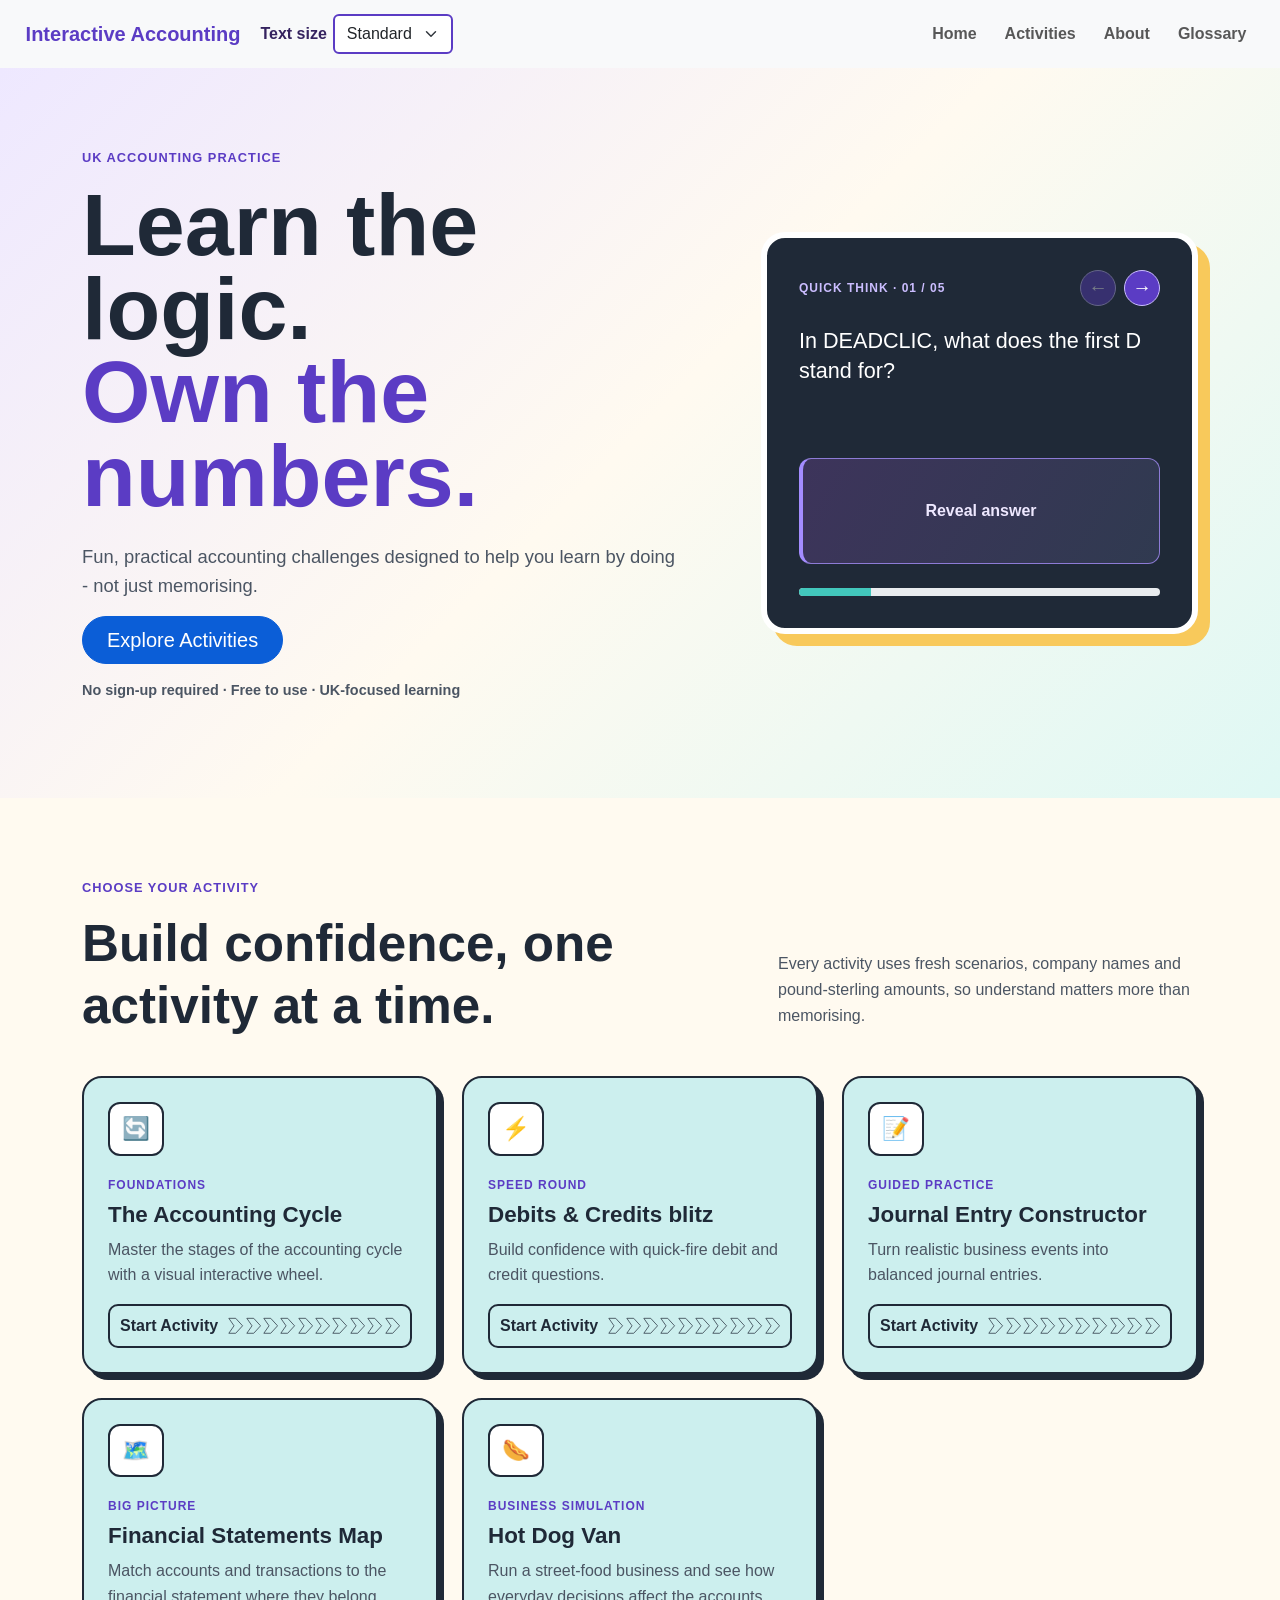
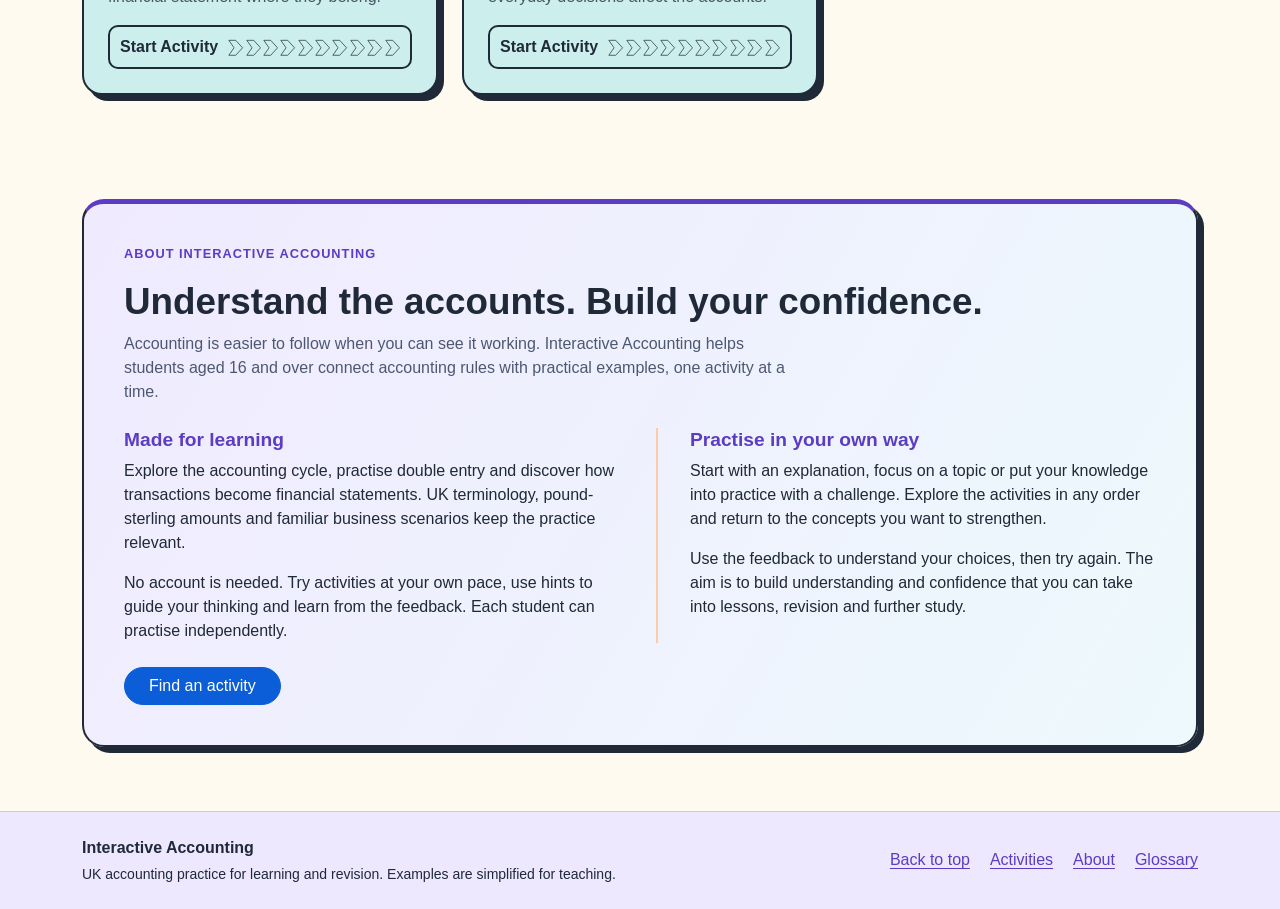
<file: index.html>
<!doctype html>
<html lang="en-GB">
  <head>
    <meta charset="UTF-8" />
    <meta name="viewport" content="width=device-width, initial-scale=1.0" />

    <title>Interactive Accounting</title>
    <link rel="icon" type="image/svg+xml" href="assets/images/favicon.svg" />

    <!-- Bootstrap CSS -->
    <link
      href="https://cdn.jsdelivr.net/npm/bootstrap@5.3.8/dist/css/bootstrap.min.css"
      rel="stylesheet"
    />

    <!-- Custom CSS -->
    <link rel="stylesheet" href="css/styles.css" />
    <script src="js/accessibility.js"></script>
  </head>

  <body class="site-page">
    <header>
      <nav class="navbar navbar-expand-md navbar-light bg-light">
        <div class="container">
          <a class="navbar-brand fw-bold" href="index.html">
            Interactive Accounting
          </a>

          <button
            class="navbar-toggler"
            type="button"
            data-bs-toggle="collapse"
            data-bs-target="#mainNavigation"
            aria-controls="mainNavigation"
            aria-expanded="false"
            aria-label="Open navigation"
          >
            <span class="navbar-toggler-icon"></span>
          </button>

          <div class="collapse navbar-collapse" id="mainNavigation">
            <ul class="navbar-nav ms-auto">
              <li class="nav-item">
                <a class="nav-link" href="index.html">Home</a>
              </li>
              <li class="nav-item">
                <a class="nav-link" href="#activities">Activities</a>
              </li>
              <li class="nav-item">
                <a class="nav-link" href="#about">About</a>
              </li>
              <li class="nav-item">
                <a class="nav-link" href="glossary.html">Glossary</a>
              </li>
            </ul>
          </div>
        </div>
      </nav>
    </header>

    <main id="home">
      <section class="hero-section">
        <div class="container">
          <div class="row align-items-center g-5">
            <div class="col-lg-7">
              <p class="hero-eyebrow">UK ACCOUNTING PRACTICE</p>

              <h1>
                Learn the logic.<br />
                <span>Own the numbers.</span>
              </h1>

              <p class="hero-text">
                Fun, practical accounting challenges designed to help you learn
                by doing - not just memorising.
              </p>

              <a
                class="btn btn-primary btn-lg rounded-pill px-4"
                href="#activities"
              >
                Explore Activities
              </a>

              <p class="hero-note">
                No sign-up required · Free to use · UK-focused learning
              </p>
            </div>

            <div class="col-lg-5">
              <div class="question-preview">
                <div class="quick-think-toolbar">
                  <p id="quick-think-position" class="preview-label mb-0">
                    QUICK THINK · 01 / 05
                  </p>
                  <div class="d-flex gap-2">
                    <button
                      id="quick-think-previous"
                      class="quick-think-arrow"
                      type="button"
                      aria-label="Previous question"
                    >
                      ←
                    </button>
                    <button
                      id="quick-think-next"
                      class="quick-think-arrow"
                      type="button"
                      aria-label="Next question"
                    >
                      →
                    </button>
                  </div>
                </div>

                <h2 id="quick-think-question" tabindex="-1"></h2>

                <div class="preview-answer quick-think-answer">
                  <button
                    id="quick-think-reveal"
                    class="quick-think-reveal"
                    type="button"
                    aria-controls="quick-think-answer"
                  >
                    Reveal answer
                  </button>
                  <span id="quick-think-answer" role="status" hidden></span>
                </div>

                <div
                  class="progress"
                  id="quick-think-progress"
                  role="progressbar"
                  aria-label="Quick Think question position"
                  aria-valuemin="0"
                  aria-valuemax="5"
                  aria-valuenow="1"
                >
                  <div class="progress-bar" style="width: 20%"></div>
                </div>
              </div>
            </div>
          </div>
        </div>
      </section>

      <section class="activities-section" id="activities">
        <div class="container">
          <div class="section-heading">
            <div>
              <p class="hero-eyebrow">CHOOSE YOUR ACTIVITY</p>
              <h2>Build confidence, one activity at a time.</h2>
            </div>

            <p>
              Every activity uses fresh scenarios, company names and
              pound-sterling amounts, so understand matters more than
              memorising.
            </p>
          </div>

          <div class="row g-4">
            <div class="col-md-6 col-xl-4">
              <article class="activity-card cycle-card">
                <span class="activity-icon">🔄</span>
                <p class="activity-type">FOUNDATIONS</p>
                <h3>The Accounting Cycle</h3>
                <p>
                  Master the stages of the accounting cycle with a visual
                  interactive wheel.
                </p>
                <a
                  class="activity-link"
                  href="activities/accounting-cycle.html"
                >
                  Start Activity
                </a>
              </article>
            </div>

            <div class="col-md-6 col-xl-4">
              <article class="activity-card cycle-card">
                <span class="activity-icon">⚡</span>
                <p class="activity-type">SPEED ROUND</p>
                <h3>Debits &amp; Credits blitz</h3>
                <p>
                  Build confidence with quick-fire debit and credit questions.
                </p>
                <a class="activity-link" href="activities/debits-credits.html"
                  >Start Activity</a
                >
              </article>
            </div>

            <div class="col-md-6 col-xl-4">
              <article class="activity-card cycle-card">
                <span class="activity-icon">📝</span>
                <p class="activity-type">GUIDED PRACTICE</p>
                <h3>Journal Entry Constructor</h3>
                <p>
                  Turn realistic business events into balanced journal entries.
                </p>
                <a class="activity-link" href="activities/journal-entry.html"
                  >Start Activity</a
                >
              </article>
            </div>

            <div class="col-md-6 col-xl-4">
              <article class="activity-card cycle-card">
                <span class="activity-icon">🗺️</span>
                <p class="activity-type">BIG PICTURE</p>
                <h3>Financial Statements Map</h3>
                <p>
                  Match accounts and transactions to the financial statement
                  where they belong.
                </p>
                <a
                  class="activity-link"
                  href="activities/financial-statements.html"
                  >Start Activity</a
                >
              </article>
            </div>

            <div class="col-md-6 col-xl-4">
              <article class="activity-card cycle-card">
                <span class="activity-icon">🌭</span>
                <p class="activity-type">BUSINESS SIMULATION</p>
                <h3>Hot Dog Van</h3>
                <p>
                  Run a street-food business and see how everyday decisions
                  affect the accounts.
                </p>
                <a class="activity-link" href="activities/hot-dog-van.html"
                  >Start Activity</a
                >
              </article>
            </div>
          </div>
        </div>
      </section>
      <section class="about-section" id="about" aria-labelledby="about-title">
        <div class="container">
          <div class="about-panel">
            <p class="hero-eyebrow">ABOUT INTERACTIVE ACCOUNTING</p>
            <h2 id="about-title">Understand the accounts. Build your confidence.</h2>
            <p class="about-intro">
              Accounting is easier to follow when you can see it working.
              Interactive Accounting helps students aged 16 and over connect
              accounting rules with practical examples, one activity at a time.
            </p>
            <div class="about-details">
              <div>
                <h3>Made for learning</h3>
                <p>
                  Explore the accounting cycle, practise double entry and discover
                  how transactions become financial statements. UK terminology,
                  pound-sterling amounts and familiar business scenarios keep
                  the practice relevant.
                </p>
                <p>
                  No account is needed. Try activities at your own pace, use
                  hints to guide your thinking and learn from the feedback.
                  Each student can practise independently.
                </p>
              </div>
              <div>
                <h3>Practise in your own way</h3>
                <p>
                  Start with an explanation, focus on a topic or put your
                  knowledge into practice with a challenge. Explore the
                  activities in any order and return to the concepts you
                  want to strengthen.
                </p>
                <p>
                  Use the feedback to understand your choices, then try again.
                  The aim is to build understanding and confidence that you
                  can take into lessons, revision and further study.
                </p>
              </div>
            </div>
            <a class="btn btn-primary rounded-pill px-4" href="#activities">Find an activity</a>
          </div>
        </div>
      </section>
    </main>

    <footer class="site-footer">
      <div class="container site-footer-content">
        <div>
          <p class="fw-bold mb-1">Interactive Accounting</p>
          <p class="small mb-0">UK accounting practice for learning and revision. Examples are simplified for teaching.</p>
        </div>
        <nav aria-label="Footer navigation">
          <a href="#home">Back to top</a>
          <a href="#activities">Activities</a>
          <a href="#about">About</a>
          <a href="glossary.html">Glossary</a>
        </nav>
      </div>
    </footer>

    <!-- Bootstrap JavaScript -->
    <script src="https://cdn.jsdelivr.net/npm/bootstrap@5.3.8/dist/js/bootstrap.bundle.min.js"></script>

    <!-- Custom JavaScript -->
    <script src="js/app.js"></script>
  </body>
</html>
</file>
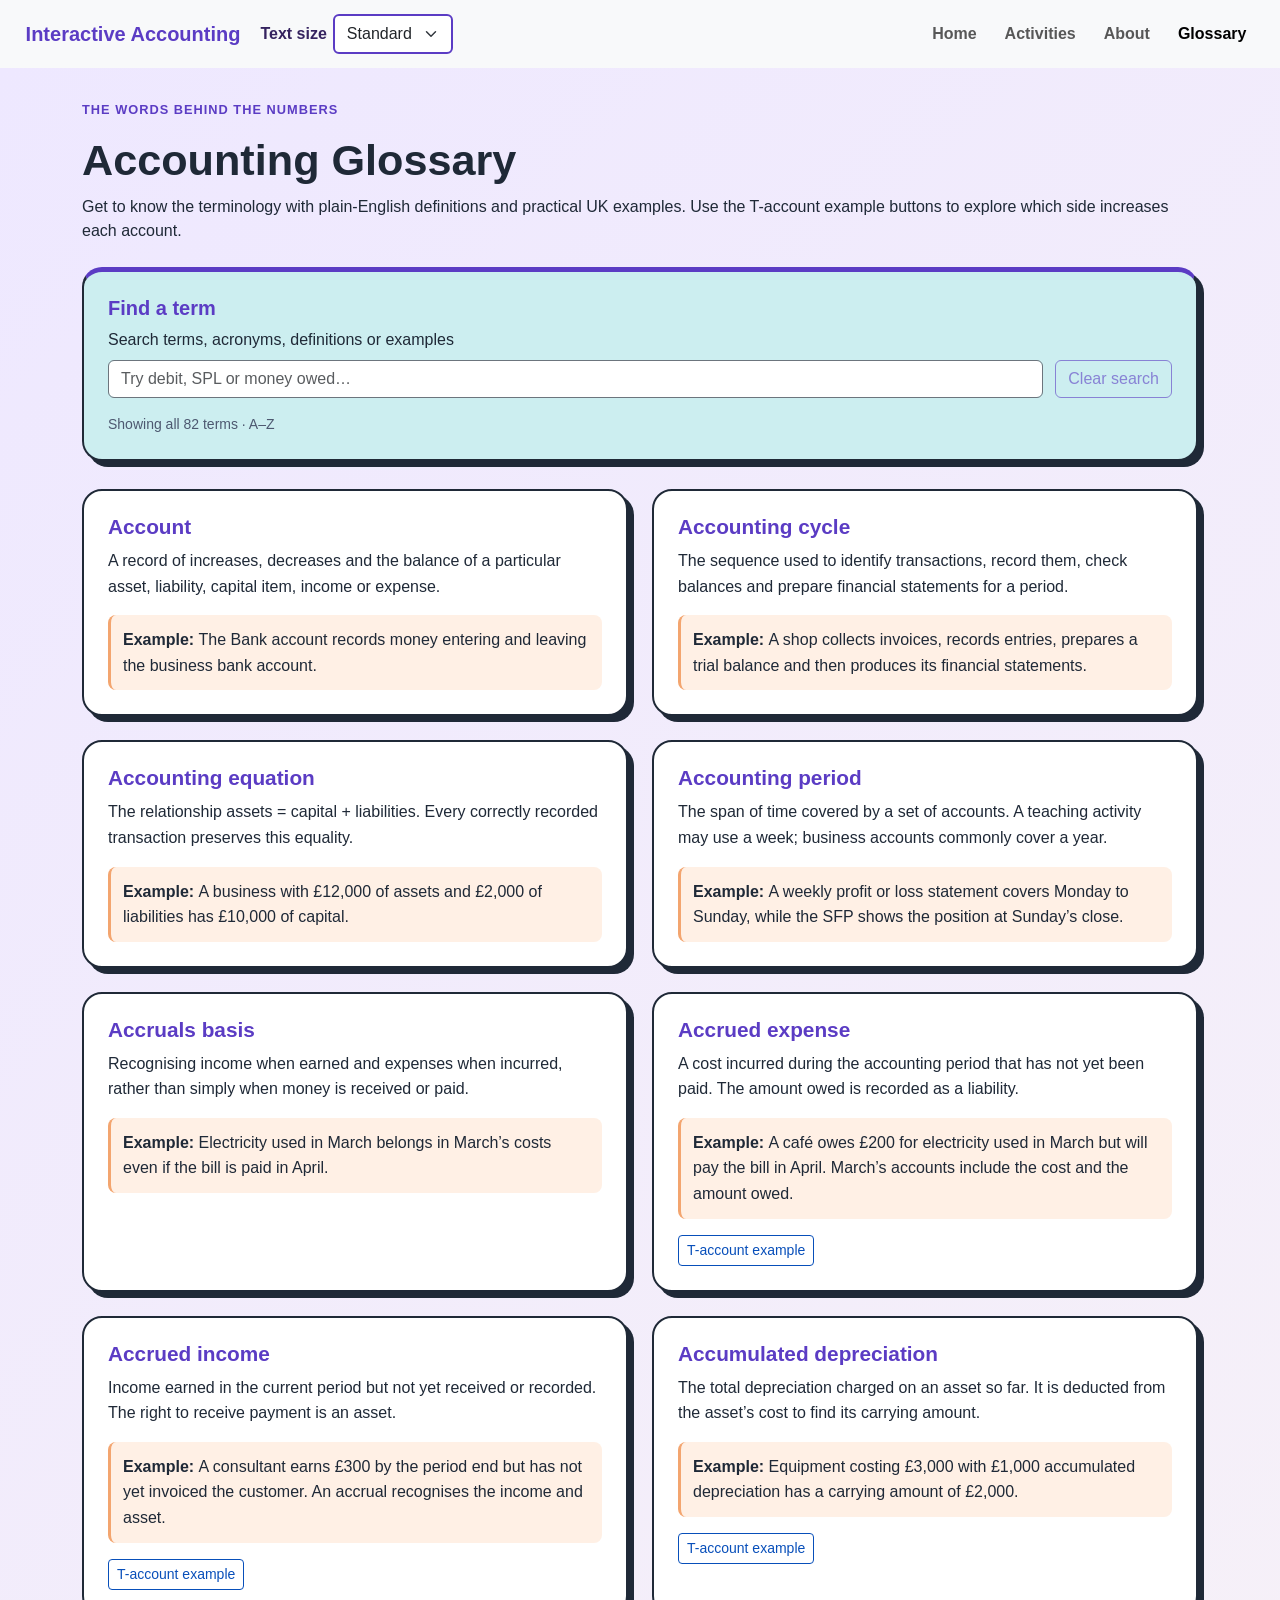
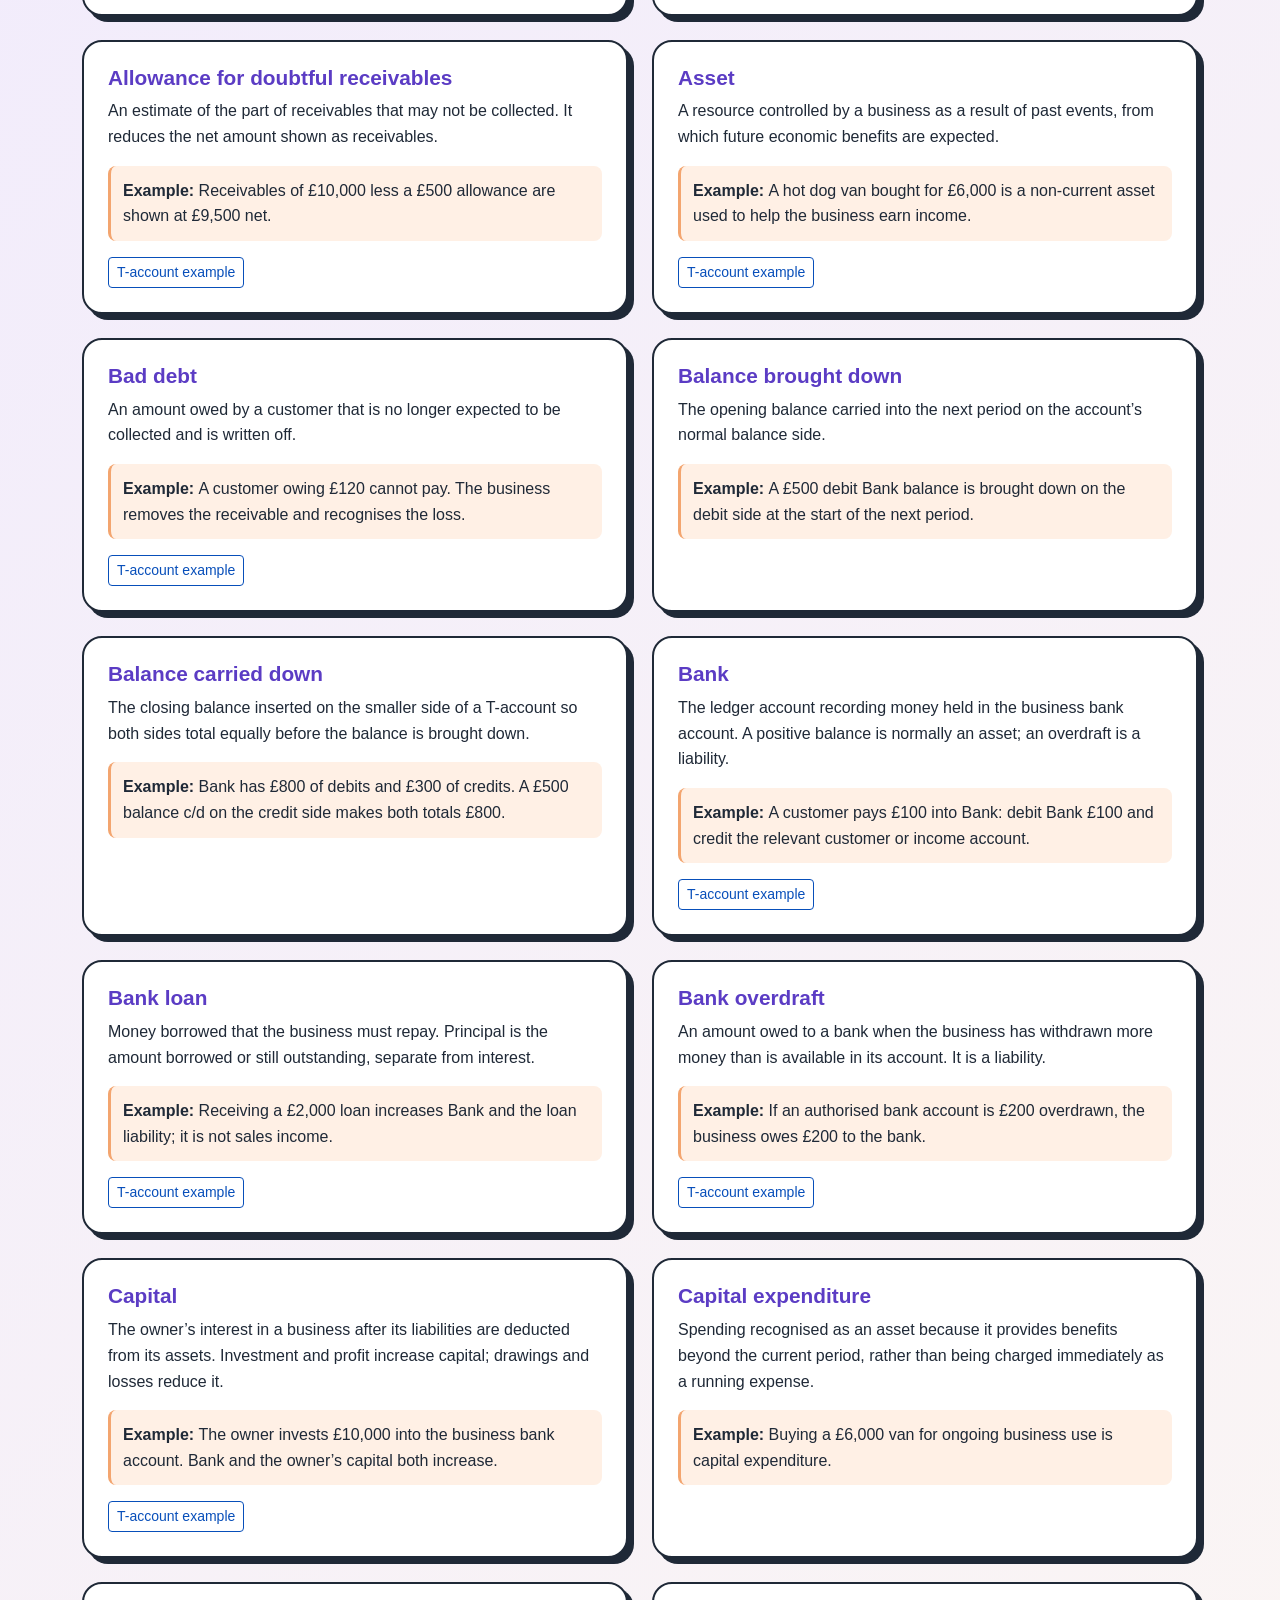
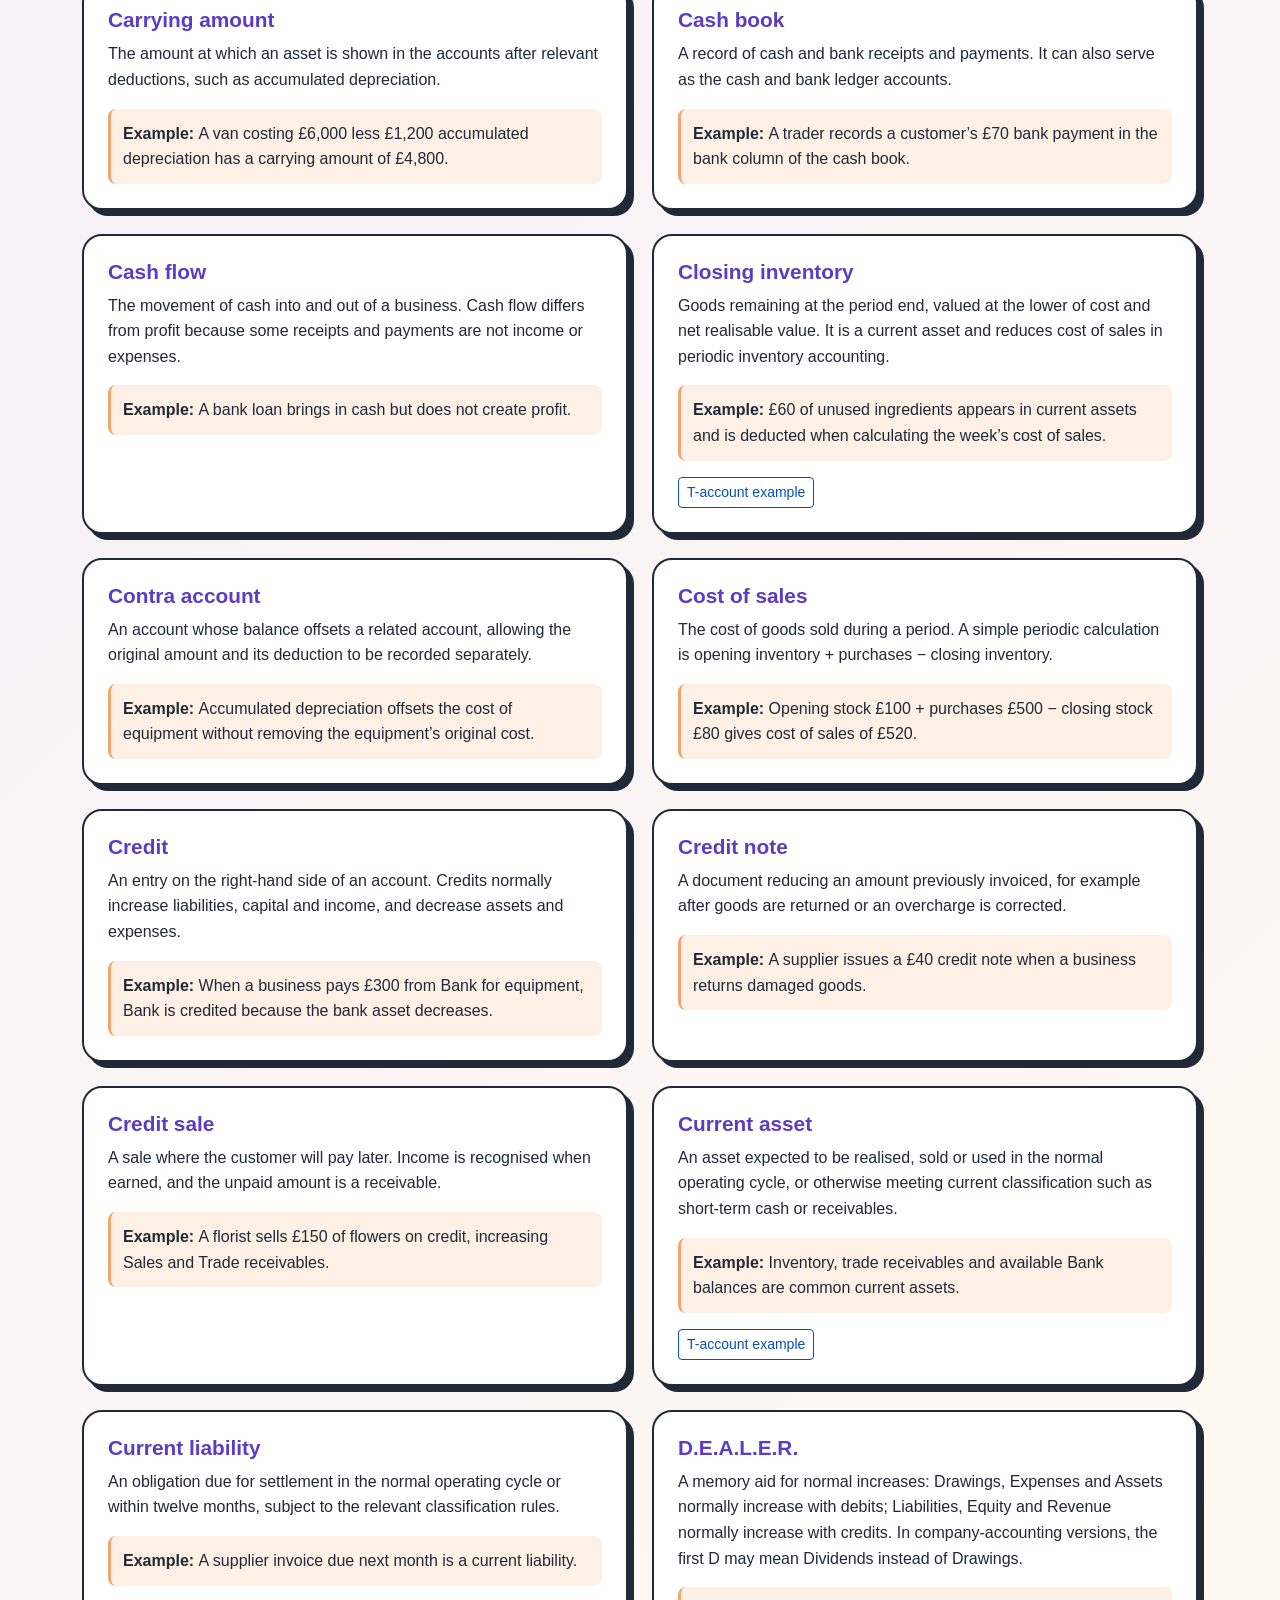
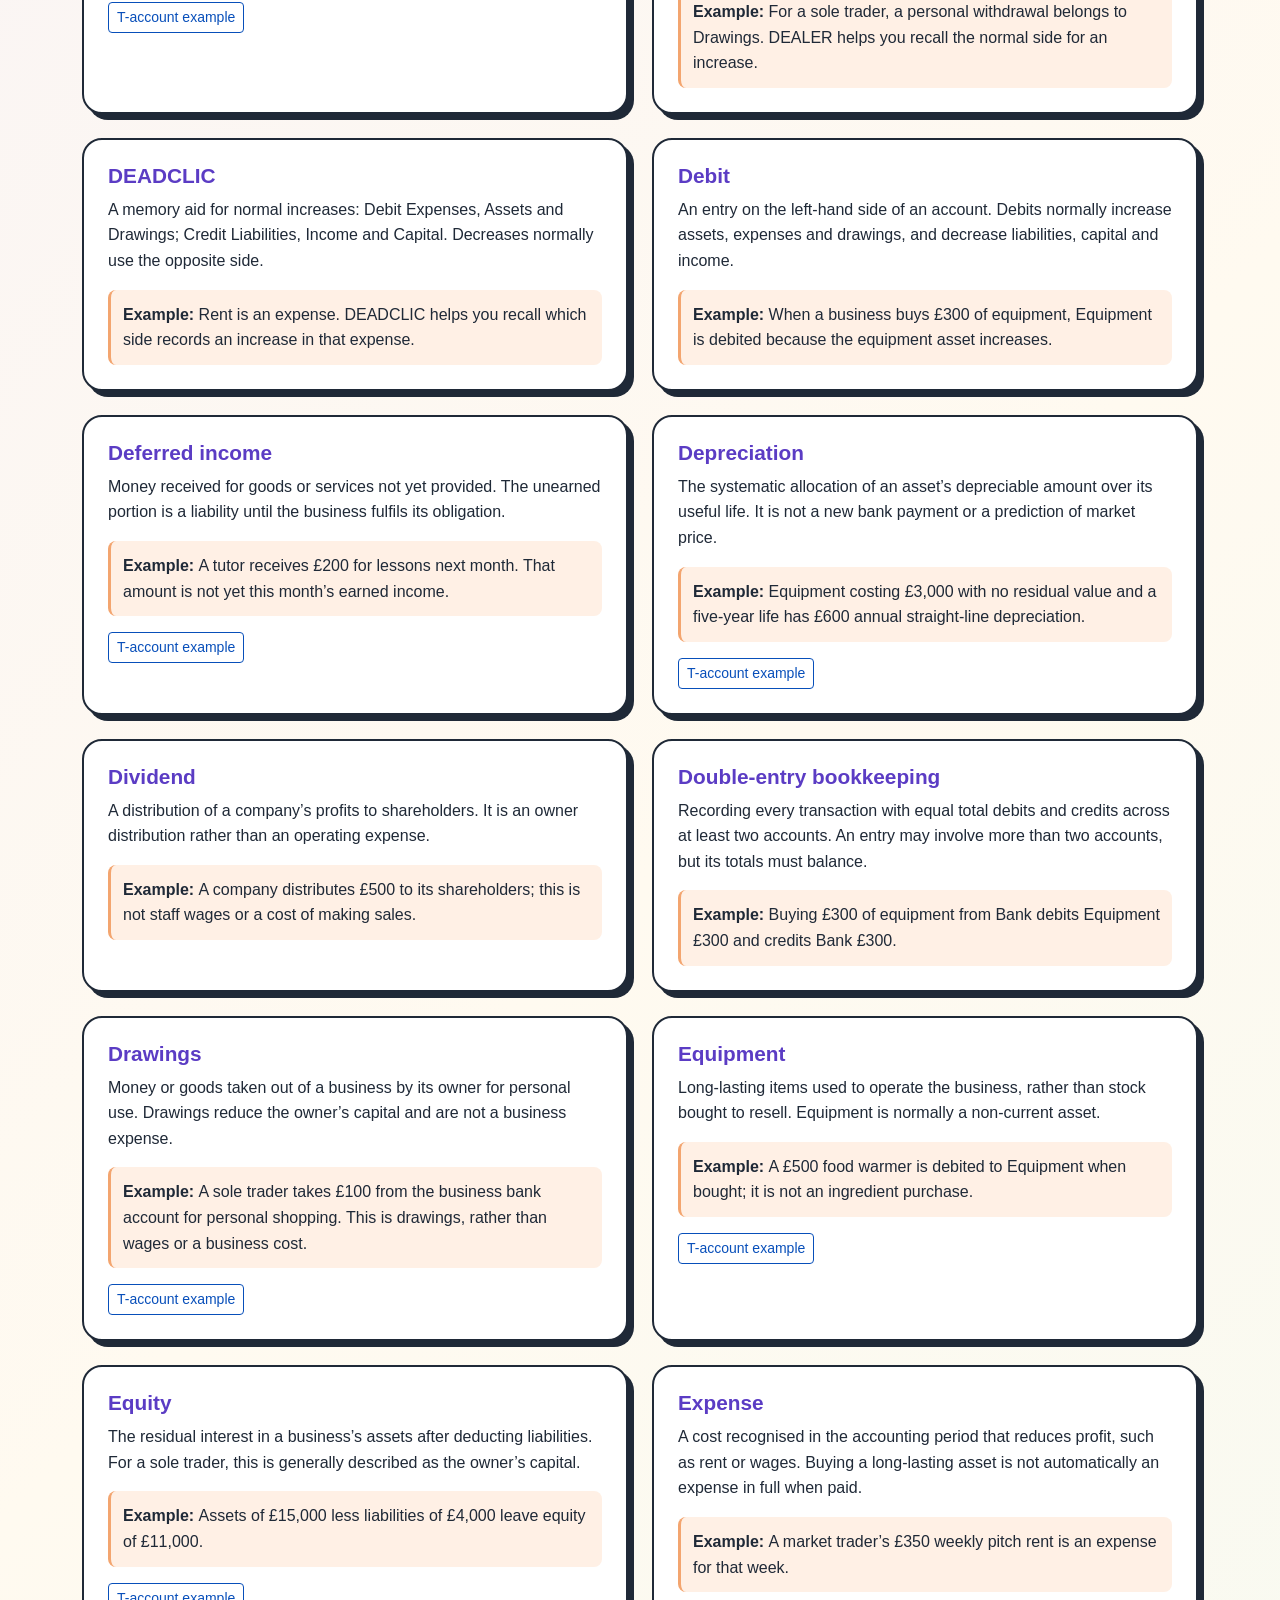
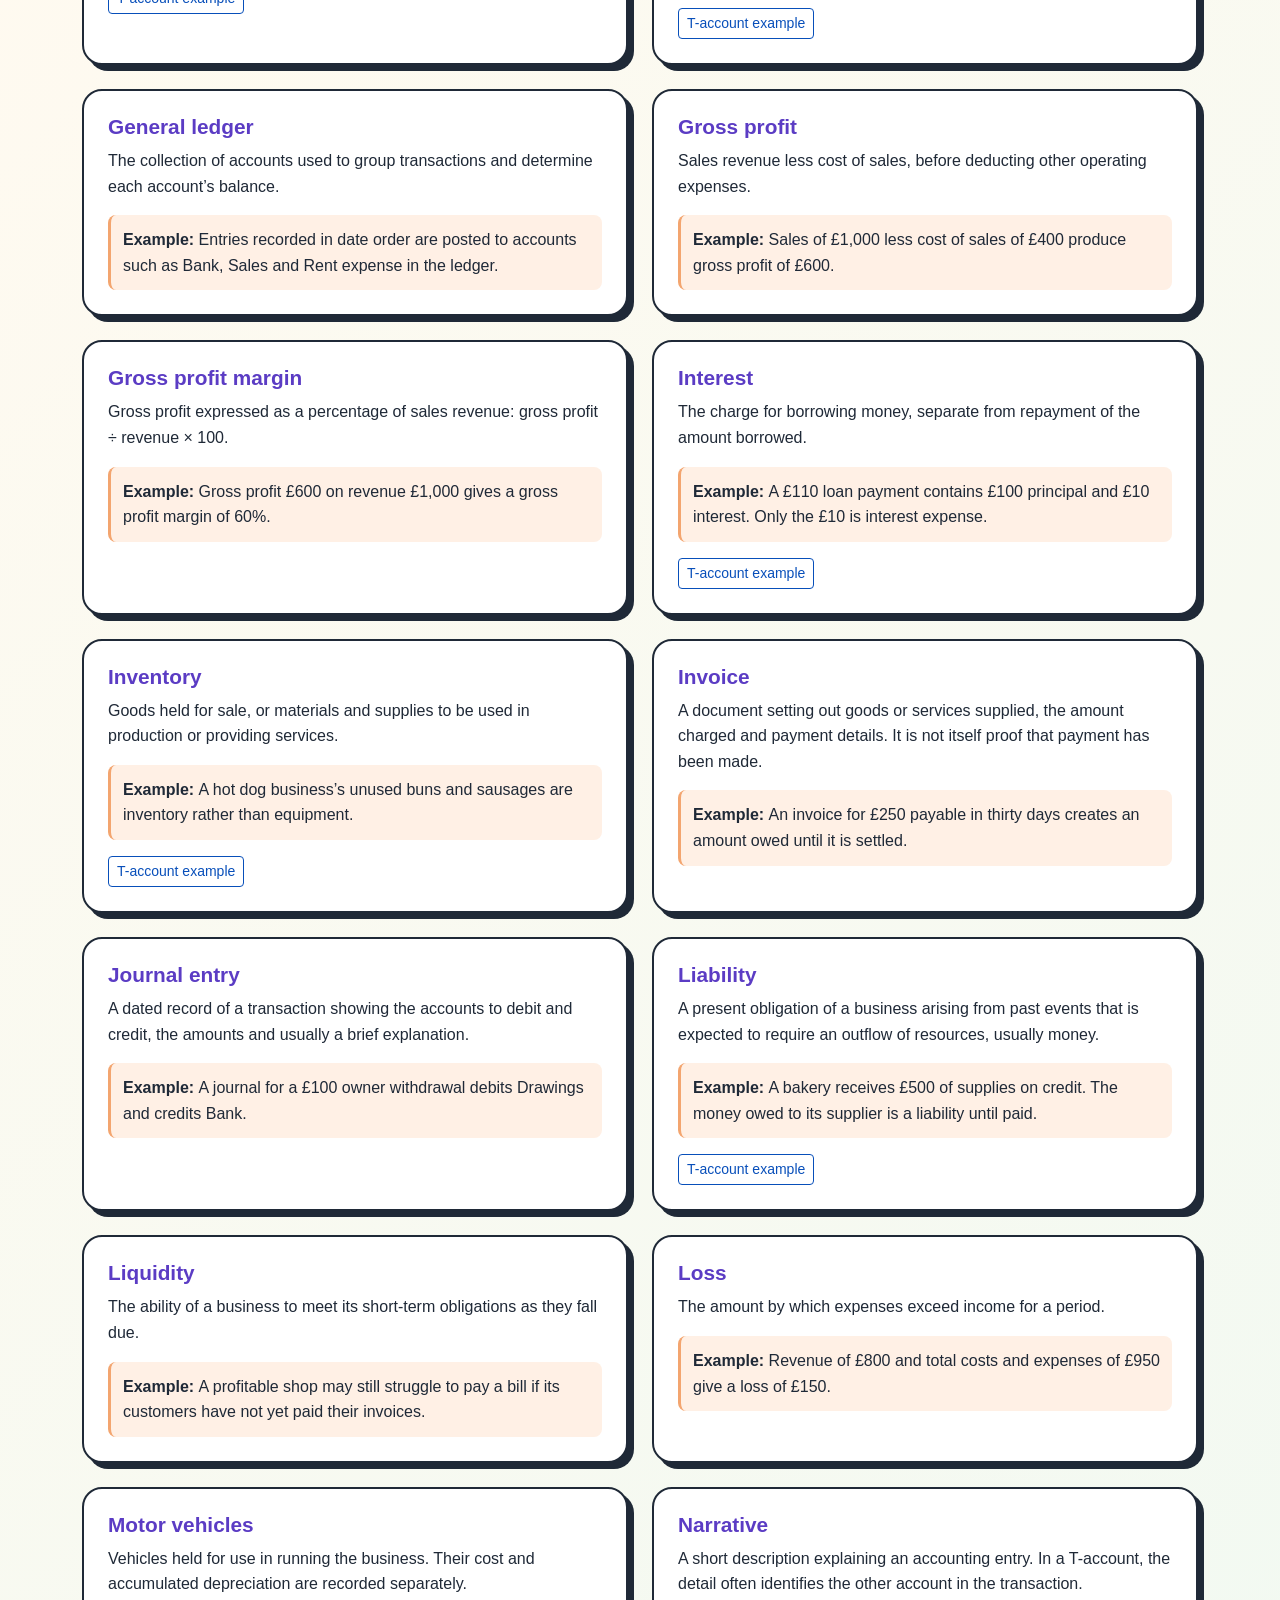
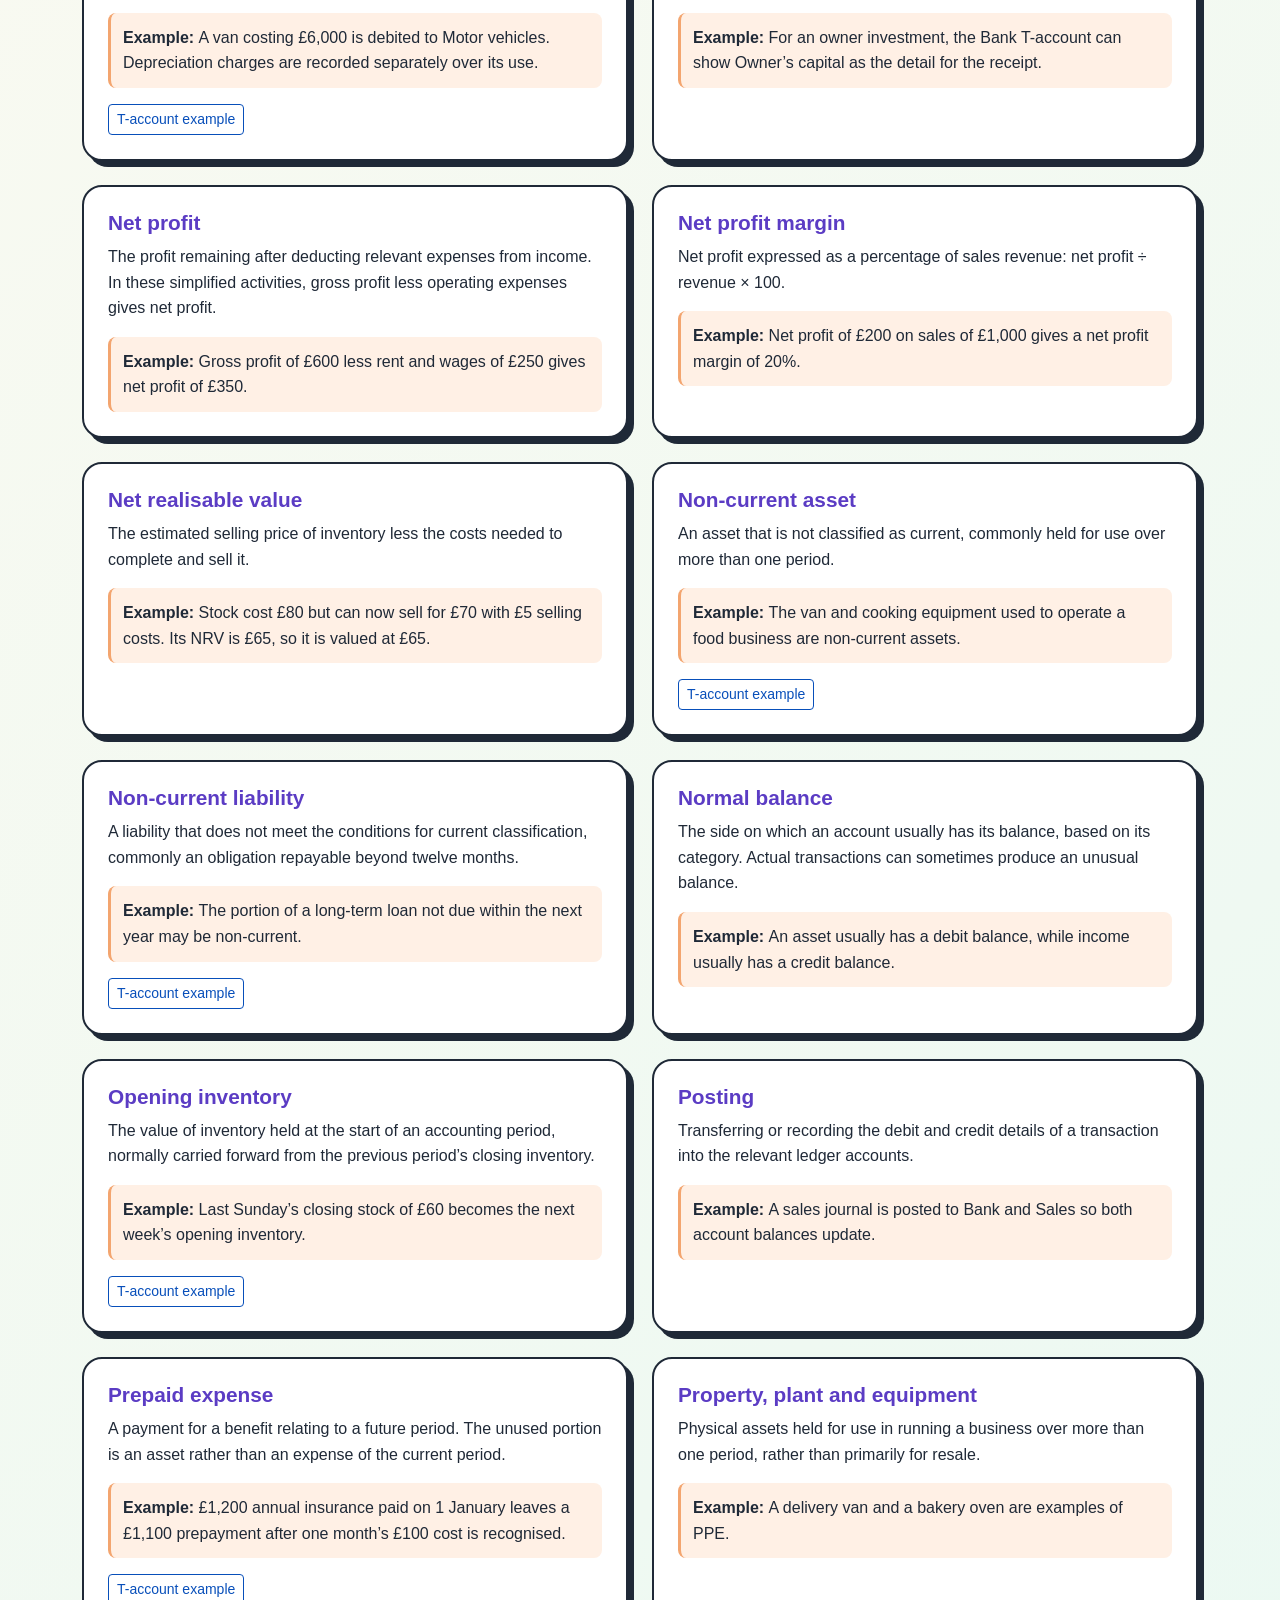
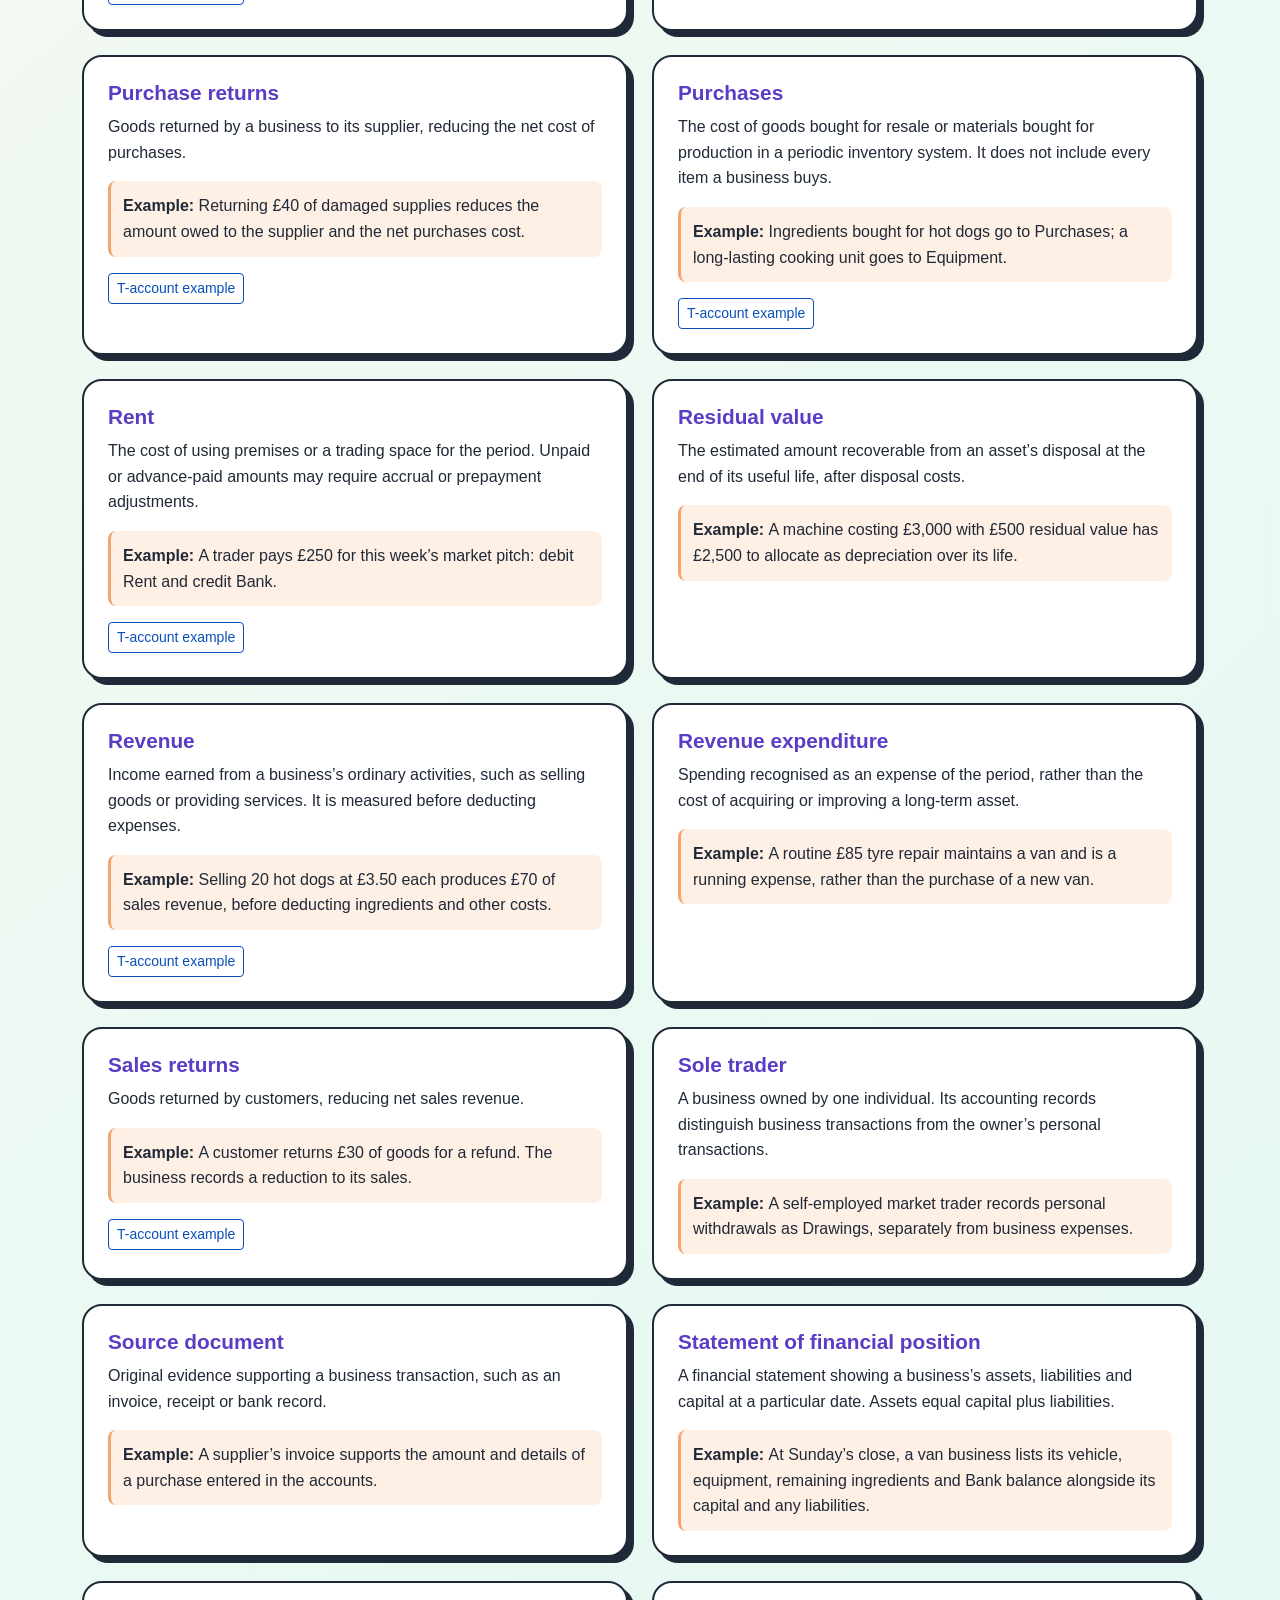
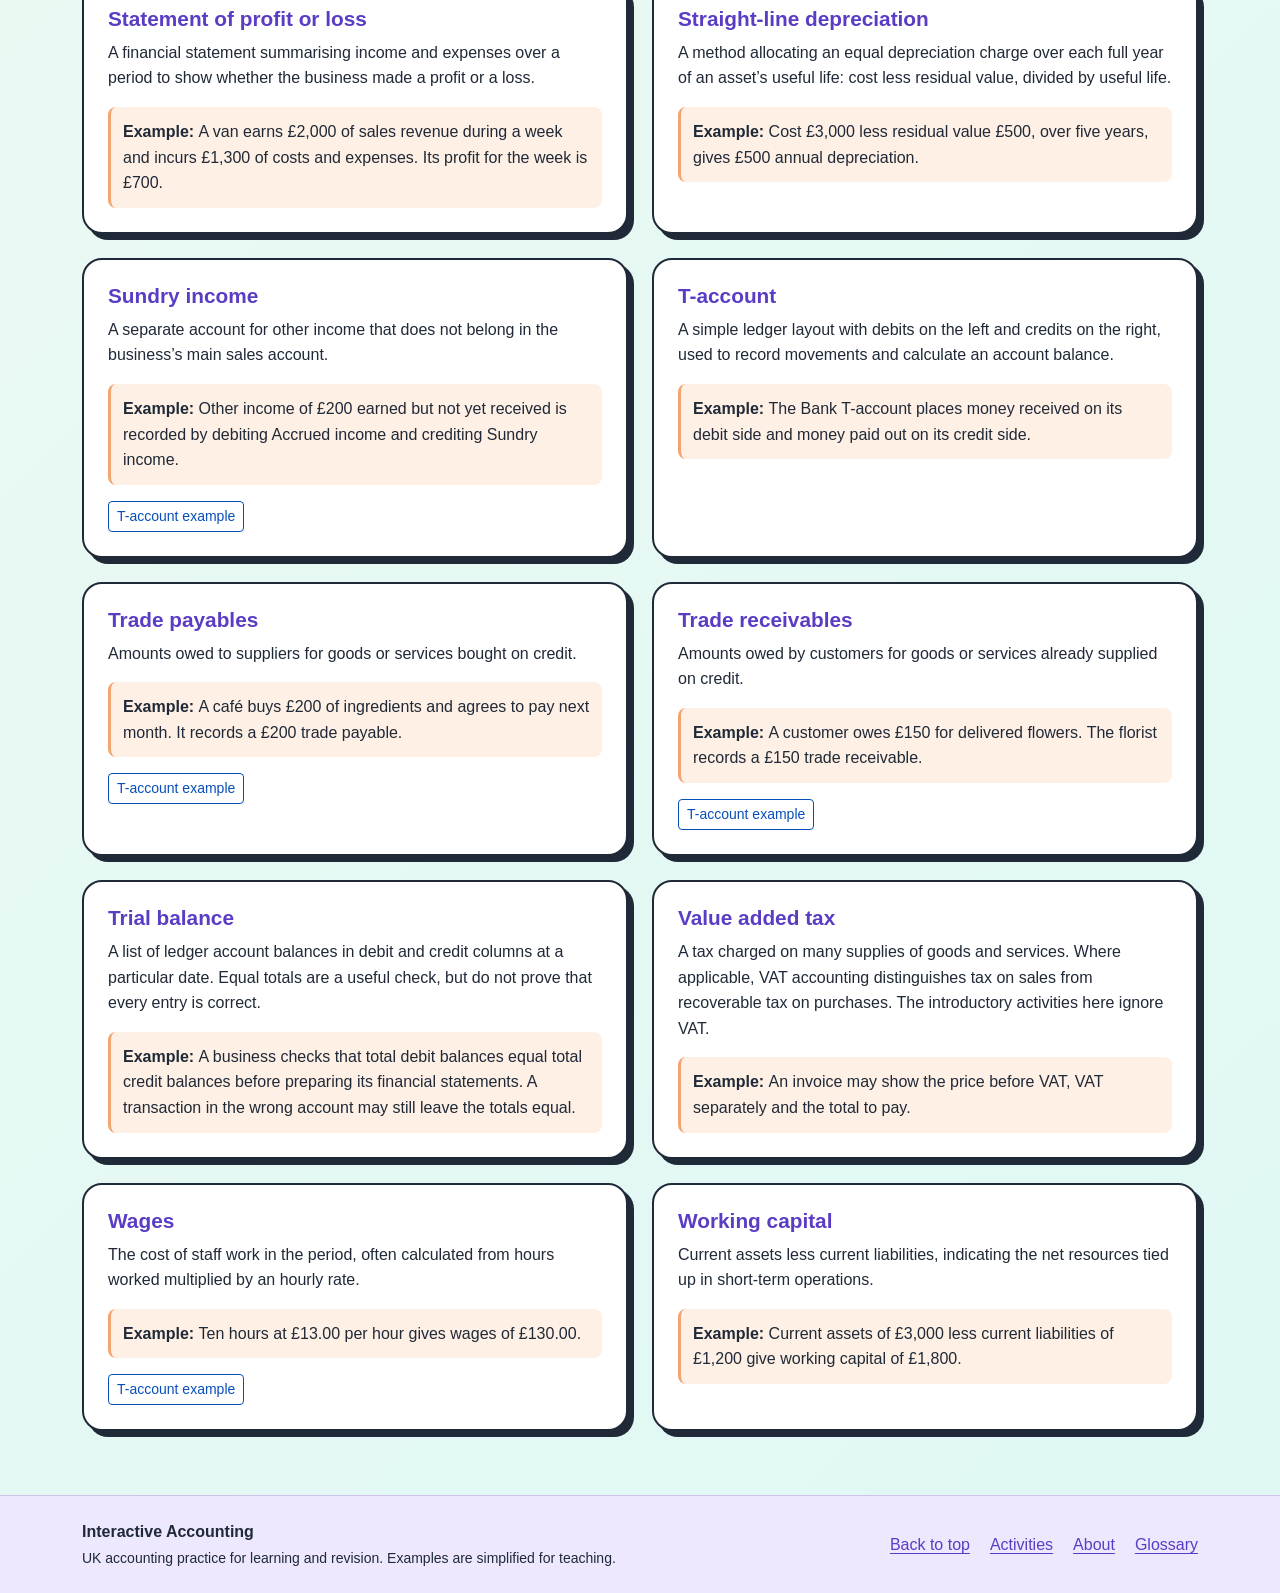
<file: glossary.html>
<!doctype html>
<html lang="en-GB">
  <head>
    <meta charset="UTF-8" />
    <meta name="viewport" content="width=device-width, initial-scale=1" />
    <title>Accounting Glossary | Interactive Accounting</title>
    <link rel="icon" type="image/svg+xml" href="assets/images/favicon.svg" />
    <link href="https://cdn.jsdelivr.net/npm/bootstrap@5.3.8/dist/css/bootstrap.min.css" rel="stylesheet" />
    <link rel="stylesheet" href="css/styles.css" />
    <script src="js/glossary.js?v=20261117" defer></script>
    <script src="js/accessibility.js"></script>
  </head>
  <body class="site-page">
    <header>
      <nav class="navbar navbar-expand-md navbar-light bg-light" aria-label="Main navigation">
        <div class="container">
          <a class="navbar-brand fw-bold" href="index.html">Interactive Accounting</a>
          <button class="navbar-toggler" type="button" data-bs-toggle="collapse" data-bs-target="#mainNavigation" aria-controls="mainNavigation" aria-expanded="false" aria-label="Open navigation">
            <span class="navbar-toggler-icon"></span>
          </button>
          <div class="collapse navbar-collapse" id="mainNavigation">
            <ul class="navbar-nav ms-auto">
              <li class="nav-item"><a class="nav-link" href="index.html">Home</a></li>
              <li class="nav-item"><a class="nav-link" href="index.html#activities">Activities</a></li>
              <li class="nav-item"><a class="nav-link" href="index.html#about">About</a></li>
              <li class="nav-item"><a class="nav-link active" href="glossary.html" aria-current="page">Glossary</a></li>
            </ul>
          </div>
        </div>
      </nav>
    </header>
    <main id="glossary" class="glossary-page">
      <div class="container">
        <header class="mb-4">
          <p class="hero-eyebrow">THE WORDS BEHIND THE NUMBERS</p>
          <h1>Accounting Glossary</h1>
          <p class="mb-0">Get to know the terminology with plain-English definitions and practical UK examples. Use the T-account example buttons to explore which side increases each account.</p>
        </header>
        <section class="glossary-search-panel" aria-labelledby="glossary-search-title">
          <h2 id="glossary-search-title" class="h5 fw-bold">Find a term</h2>
          <label for="glossary-search" class="form-label">Search terms, acronyms, definitions or examples</label>
          <div class="glossary-search-controls">
            <input type="search" class="form-control" id="glossary-search" placeholder="Try debit, SPL or money owed…" aria-controls="glossary-results" autocomplete="off" />
            <button type="button" class="btn btn-outline-primary" id="glossary-clear" disabled>Clear search</button>
          </div>
          <p id="glossary-count" class="small mt-3 mb-0" role="status" aria-live="polite" aria-atomic="true"></p>
        </section>
        <div id="glossary-results" class="glossary-grid"></div>
        <div id="glossary-empty" class="glossary-empty" hidden>
          <h2 class="h5">No matching terms yet</h2>
          <p class="mb-0">Try a shorter phrase or an acronym, or select Clear search to see all terms.</p>
        </div>
        <noscript><p class="alert alert-warning mt-4">Enable JavaScript to view and search the glossary.</p></noscript>
      </div>
    </main>
    <footer class="site-footer">
      <div class="container site-footer-content">
        <div>
          <p class="fw-bold mb-1">Interactive Accounting</p>
          <p class="small mb-0">UK accounting practice for learning and revision. Examples are simplified for teaching.</p>
        </div>
        <nav aria-label="Footer navigation">
          <a href="#glossary">Back to top</a>
          <a href="index.html#activities">Activities</a>
          <a href="index.html#about">About</a>
          <a href="glossary.html" aria-current="page">Glossary</a>
        </nav>
      </div>
    </footer>
    <dialog id="glossary-account-dialog" aria-labelledby="glossary-account-title">
      <h2 id="glossary-account-title" class="h4" tabindex="-1"></h2>
      <div id="glossary-account-content"></div>
      <button id="glossary-account-close" class="btn btn-primary mt-3" type="button">Close T-account</button>
    </dialog>
    <button id="glossary-back-top" class="back-top-button" type="button" aria-label="Back to top" title="Back to top" hidden>
      <span aria-hidden="true">↑</span>
    </button>
    <script src="https://cdn.jsdelivr.net/npm/bootstrap@5.3.8/dist/js/bootstrap.bundle.min.js"></script>
  </body>
</html>
</file>
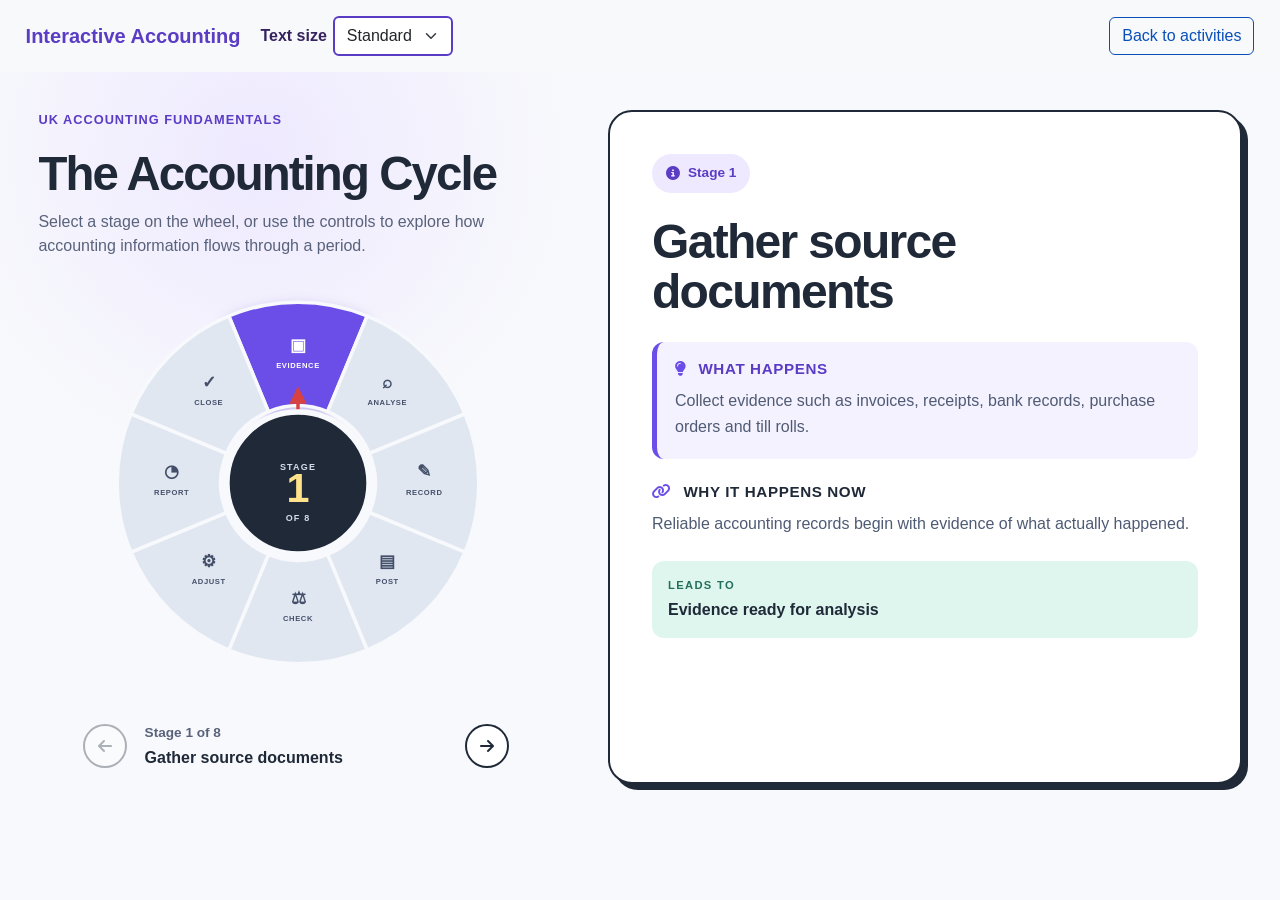
<file: activities/accounting-cycle.html>
<!doctype html>
<html lang="en-GB">
  <head>
    <meta charset="UTF-8" />
    <meta name="viewport" content="width=device-width, initial-scale=1.0" />
    <title>The Accounting Cycle | Interactive Accounting</title>
    <link
      href="https://cdn.jsdelivr.net/npm/bootstrap@5.3.8/dist/css/bootstrap.min.css"
      rel="stylesheet"
    />
    <link
      href="https://cdnjs.cloudflare.com/ajax/libs/font-awesome/6.7.2/css/all.min.css"
      rel="stylesheet"
    />
    <link rel="stylesheet" href="../css/styles.css" />
    <script src="../js/accessibility.js"></script>
  </head>
  <body class="activity-page">
    <header>
      <nav class="navbar navbar-expand-md navbar-light bg-light">
        <div class="container">
          <a class="navbar-brand fw-bold" href="../index.html"
            >Interactive Accounting</a
          >
          <a class="btn btn-outline-primary" href="../index.html#activities"
            >Back to activities</a
          >
        </div>
      </nav>
    </header>

    <main class="activity-page-main">
      <section class="cycle-explorer" aria-labelledby="cycle-title">
        <div class="cycle-explorer-layout">
          <section
            class="cycle-wheel-panel"
            aria-label="Interactive Accounting Cycle wheel"
          >
            <header class="cycle-explorer-heading">
              <p class="hero-eyebrow">UK ACCOUNTING FUNDAMENTALS</p>
              <h1 id="cycle-title">The Accounting Cycle</h1>
              <p>
                Select a stage on the wheel, or use the controls to explore how
                accounting information flows through a period.
              </p>
            </header>

            <div class="cycle-wheel-frame">
              <svg
                id="cycle-wheel-svg"
                viewBox="0 0 600 600"
                role="img"
                aria-label="Eight-stage interactive Accounting Cycle wheel"
              >
                <defs>
                  <marker
                    id="active-stage-arrowhead"
                    markerHeight="5"
                    markerWidth="5"
                    orient="auto"
                    refX="4"
                    refY="2.5"
                  >
                    <path d="M 0 0 L 5 2.5 L 0 5 Z"></path>
                  </marker>
                </defs>
                <g id="cycle-wheel-segments"></g>
                <g class="cycle-active-indicator" aria-hidden="true">
                  <line
                    x1="300"
                    y1="300"
                    x2="300"
                    y2="165"
                    marker-end="url(#active-stage-arrowhead)"
                  ></line>
                </g>
                <circle
                  class="explorer-wheel-core"
                  cx="300"
                  cy="300"
                  r="103"
                ></circle>
                <text class="explorer-wheel-core-label" x="300" y="281">
                  STAGE
                </text>
                <text
                  class="explorer-wheel-core-number"
                  id="wheel-stage-number"
                  x="300"
                  y="327"
                >
                  1
                </text>
                <text class="explorer-wheel-core-total" x="300" y="355">
                  OF 8
                </text>
              </svg>
            </div>

            <div class="cycle-wheel-controls">
              <button
                class="cycle-arrow"
                id="cycle-previous"
                type="button"
                aria-label="Previous stage"
              >
                <i class="fa-solid fa-arrow-left" aria-hidden="true"></i>
              </button>
              <div>
                <p id="wheel-stage-position">Stage 1 of 8</p>
                <strong id="wheel-stage-name">Gather source documents</strong>
              </div>
              <button
                class="cycle-arrow cycle-arrow-next"
                id="cycle-next"
                type="button"
                aria-label="Next stage"
              >
                <i class="fa-solid fa-arrow-right" aria-hidden="true"></i>
              </button>
            </div>
          </section>

          <article class="cycle-info-panel" aria-live="polite">
            <div class="info-stage-tag">
              <i class="fa-solid fa-circle-info" aria-hidden="true"></i>
              <span id="info-stage-tag">Stage 1</span>
            </div>

            <h2 id="info-title">Gather source documents</h2>

            <section class="info-section info-summary">
              <h3>
                <i class="fa-solid fa-lightbulb" aria-hidden="true"></i> What
                happens
              </h3>
              <p id="info-description"></p>
            </section>

            <section class="info-section">
              <h3>
                <i class="fa-solid fa-link" aria-hidden="true"></i> Why it
                happens now
              </h3>
              <p id="info-why"></p>
            </section>

            <section class="info-section info-output">
              <span>LEADS TO</span>
              <strong id="info-output"></strong>
            </section>
          </article>
        </div>
      </section>
    </main>

    <script src="../js/accounting-cycle.js"></script>
  </body>
</html>
</file>
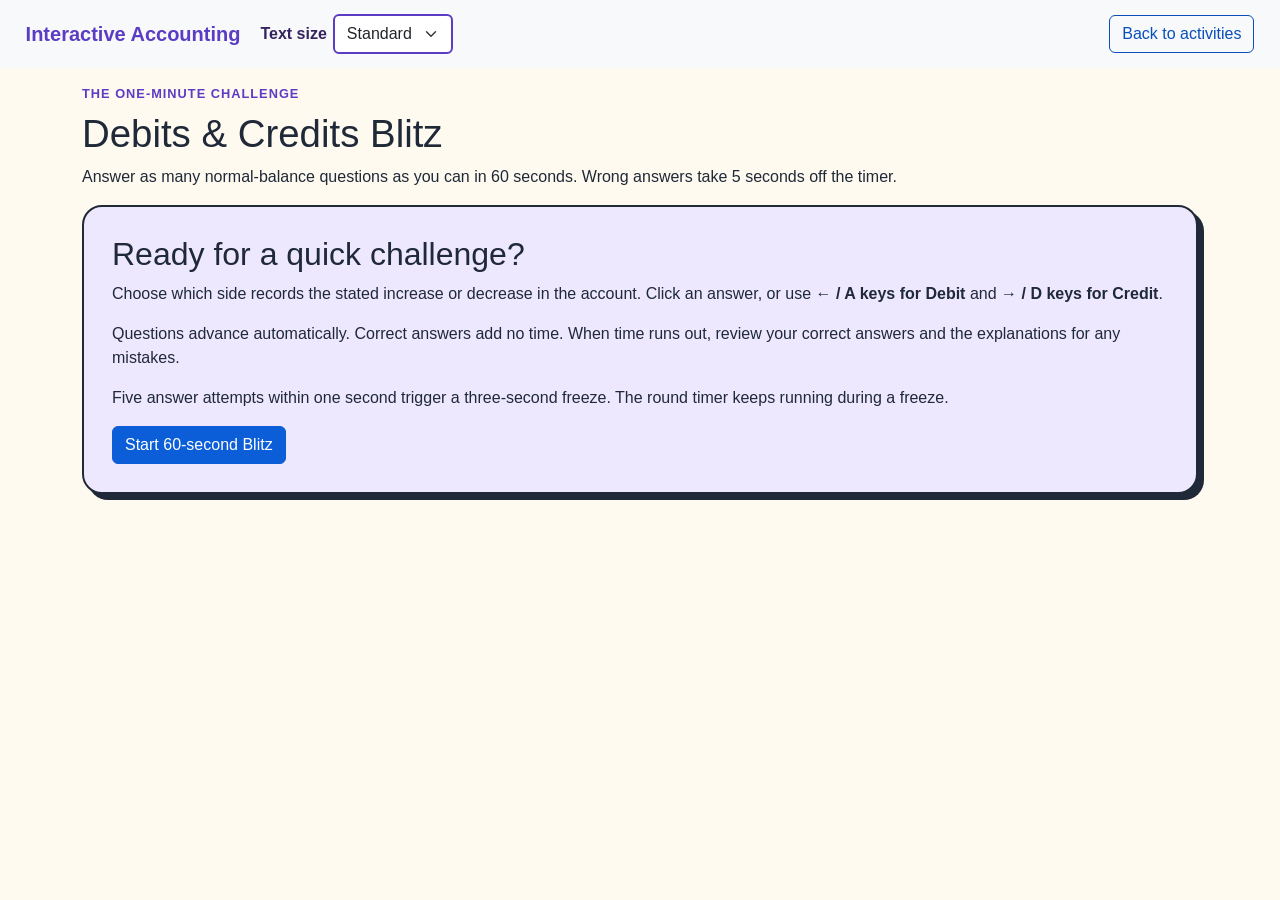
<file: activities/debits-credits.html>
<!doctype html>
<html lang="en-GB">
  <head>
    <meta charset="UTF-8" />
    <meta name="viewport" content="width=device-width, initial-scale=1" />
    <title>Debits &amp; Credits Blitz | Interactive Accounting</title>
    <link
      href="https://cdn.jsdelivr.net/npm/bootstrap@5.3.8/dist/css/bootstrap.min.css"
      rel="stylesheet"
    />
    <link rel="stylesheet" href="../css/styles.css" />
    <link rel="icon" type="image/svg+xml" href="../assets/images/favicon.svg" />
    <script src="../js/activities.js" defer></script>
    <script src="../js/accessibility.js"></script>
  </head>
  <body>
    <header>
      <nav class="navbar navbar-light bg-light">
        <div class="container gap-2">
          <a class="navbar-brand fw-bold" href="../index.html"
            >Interactive Accounting</a
          >
          <a class="btn btn-outline-primary" href="../index.html#activities"
            >Back to activities</a
          >
        </div>
      </nav>
    </header>
    <main class="container blitz-page py-3">
      <header class="mb-3">
        <p class="hero-eyebrow mb-2">THE ONE-MINUTE CHALLENGE</p>
        <h1>Debits &amp; Credits Blitz</h1>
        <p class="mb-0">
          Answer as many normal-balance questions as you can in 60 seconds.
          Wrong answers take 5 seconds off the timer.
        </p>
      </header>
      <section
        id="blitz-ready"
        class="blitz-panel"
        aria-labelledby="blitz-ready-heading"
      >
        <h2 id="blitz-ready-heading">Ready for a quick challenge?</h2>
        <p>
          Choose which side records the stated increase or decrease in the
          account. Click an answer, or use
          <strong>← / A keys for Debit</strong> and
          <strong>→ / D keys for Credit</strong>.
        </p>
        <p>
          Questions advance automatically. Correct answers add no time. When
          time runs out, review your correct answers and the explanations for
          any mistakes.
        </p>
        <p>
          Five answer attempts within one second trigger a three-second freeze.
          The round timer keeps running during a freeze.
        </p>
        <button id="blitz-start" class="btn btn-primary" type="button">
          Start 60-second Blitz
        </button>
      </section>
      <section
        id="game-screen"
        class="blitz-panel"
        aria-labelledby="blitz-game-heading"
        hidden
      >
        <h2 id="blitz-game-heading" class="h5 text-center">
          Read the change, then choose its side
        </h2>
        <div class="blitz-clock">
          <p class="mb-0">
            Time remaining <strong id="blitz-timer" role="timer">60s</strong>
          </p>
          <div
            class="progress quiz-progress"
            role="progressbar"
            aria-label="Time remaining"
            aria-valuemin="0"
            aria-valuemax="60"
            aria-valuenow="60"
          >
            <div
              class="progress-bar"
              id="quiz-progress-bar"
              style="width: 100%"
            ></div>
          </div>
        </div>
        <div class="blitz-status">
          <p class="mb-0" id="question-number">0 answered</p>
          <p class="mb-0" id="blitz-live-score">0 correct</p>
        </div>
        <section class="blitz-question-panel" aria-labelledby="account-name">
          <p class="hero-eyebrow mb-2">YOUR QUESTION</p>
          <h3 id="account-name" tabindex="-1" class="blitz-account"></h3>
          <p class="question-amount" id="question-amount"></p>
          <p class="mb-0">Which side records this change?</p>
        </section>
        <div id="blitz-answer-area" class="blitz-answer-area mt-3">
          <div class="answer-buttons mt-0">
            <button class="answer-button" type="button" data-answer="debit">
              Debit <small>← / A</small>
            </button>
            <button class="answer-button" type="button" data-answer="credit">
              Credit <small>→ / D</small>
            </button>
          </div>
          <p id="blitz-answer-status" class="blitz-answer-status" role="status" aria-live="polite" aria-atomic="true"></p>
          <div
            id="blitz-freeze-overlay"
            class="blitz-freeze-overlay"
            aria-hidden="true"
            hidden
          >
            Answers frozen
          </div>
        </div>
        <p
          id="blitz-freeze-warning"
          class="blitz-freeze-warning mt-3 mb-0"
          role="status"
          hidden
        ></p>
      </section>
      <section
        id="result-screen"
        class="blitz-panel"
        aria-labelledby="result-title"
        hidden
      >
        <div
          id="blitz-celebration"
          class="blitz-celebration"
          aria-hidden="true"
          hidden
        ></div>
        <div class="blitz-result-summary">
          <p class="hero-eyebrow">TIME’S UP</p>
          <h2 id="result-title" tabindex="-1"></h2>
          <p id="score-display" class="fs-3 fw-bold mb-0"></p>
          <p id="score-percentage" class="fs-2 fw-bold"></p>
          <p id="blitz-freeze-count"></p>
          <p id="result-message"></p>
          <p class="mb-0">
            Read through your answer feedback below, then use Play again at the
            bottom to start another round.
          </p>
        </div>
        <div class="blitz-review-layout">
          <section aria-labelledby="blitz-right-heading">
            <h3 id="blitz-right-heading" class="h5">
              ✅ Answers you got right
            </h3>
            <p id="blitz-right-message"></p>
            <ol id="blitz-right-list"></ol>
          </section>
          <section aria-labelledby="blitz-wrong-heading">
            <h3 id="blitz-wrong-heading" class="h5">
              📖 Answers you got wrong
            </h3>
            <p id="blitz-wrong-message"></p>
            <ol id="blitz-wrong-list"></ol>
          </section>
        </div>
        <div class="blitz-replay">
          <button
            id="play-again-button"
            class="btn btn-primary btn-lg"
            type="button"
          >
            Play again
          </button>
        </div>
      </section>
    </main>
  </body>
</html>
</file>
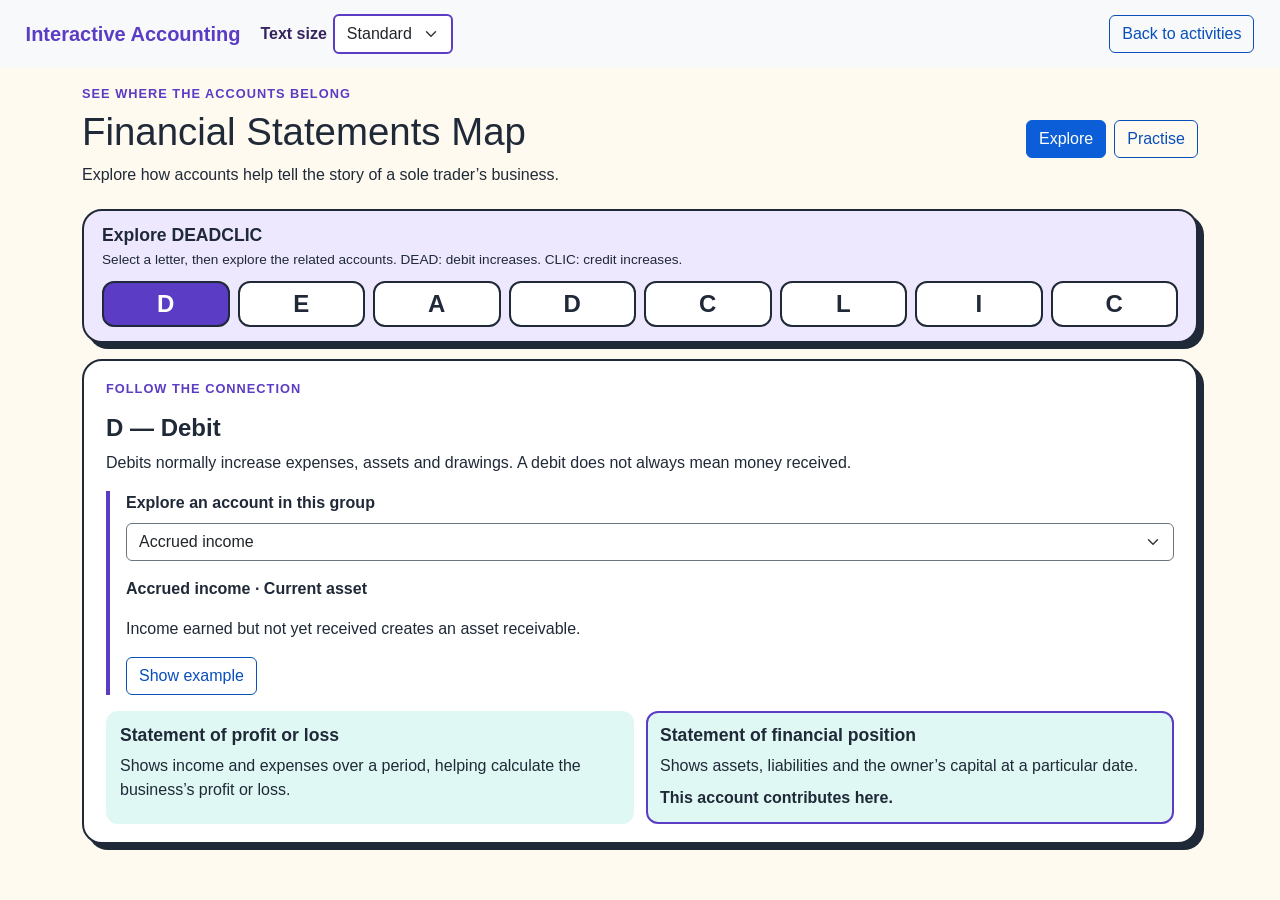
<file: activities/financial-statements.html>
<!doctype html>
<html lang="en-GB">
  <head>
    <meta charset="UTF-8" />
    <meta name="viewport" content="width=device-width, initial-scale=1.0" />

    <title>Financial Statements Map | Interactive Accounting</title>

    <link
      href="https://cdn.jsdelivr.net/npm/bootstrap@5.3.8/dist/css/bootstrap.min.css"
      rel="stylesheet"
    />
    <link rel="stylesheet" href="../css/styles.css" />
    <script src="../js/accessibility.js"></script>
  </head>

  <body>
    <header>
      <nav class="navbar navbar-light bg-light">
        <div class="container">
          <a class="navbar-brand fw-bold" href="../index.html">
            Interactive Accounting
          </a>

          <a class="btn btn-outline-primary" href="../index.html#activities">
            Back to activities
          </a>
        </div>
      </nav>
    </header>

    <main class="container statements-page py-3">
      <header class="statements-page-heading mb-3">
        <div>
        <p class="hero-eyebrow">SEE WHERE THE ACCOUNTS BELONG</p>
        <h1>Financial Statements Map</h1>
        <p>
          Explore how accounts help tell the story of a sole trader’s business.
        </p>
        </div>

      <div class="d-flex flex-wrap gap-2" aria-label="Learning mode">
        <button
          id="statements-explore-mode"
          class="btn btn-primary"
          type="button"
          aria-pressed="true"
        >
          Explore
        </button>

        <button
          id="statements-practice-mode"
          class="btn btn-outline-primary"
          type="button"
          aria-pressed="false"
        >
          Practise
        </button>
      </div>
      </header>

      <div class="statements-layout">
        <section
          class="statements-panel statements-accounts"
          aria-labelledby="accounts-heading"
        >
          <h2 id="accounts-heading">Explore DEADCLIC</h2>
          <p>
            Select a letter, then explore the related accounts. DEAD: debit
            increases. CLIC: credit increases.
          </p>

          <div id="statement-account-list"></div>
        </section>

        <section
          class="statements-panel statements-detail"
          aria-labelledby="statement-detail-heading"
        >
          <p class="hero-eyebrow">FOLLOW THE CONNECTION</p>

          <h2 id="statement-detail-heading" tabindex="-1">Select an account</h2>

          <p id="statement-account-description">
            Choose a letter above, then an account to explore its destination.
          </p>

          <div
            id="statement-account-info"
            class="statement-account-info"
            aria-live="polite"
            aria-atomic="true"
          >
            <label class="form-label fw-bold" for="statement-category-accounts"
              >Explore an account in this group</label
            >
            <select
              id="statement-category-accounts"
              class="form-select mb-3"
            ></select>
            <p id="statement-account-category" class="fw-bold"></p>
            <p id="statement-account-explanation" class="mb-0"></p>
            <button
              class="btn btn-outline-primary mt-3"
              id="toggle-statement-example"
              type="button"
              aria-controls="statement-example-panel"
              aria-expanded="false"
            >
              Show example
            </button>

            <div
              id="statement-example-panel"
              class="statement-example mt-3"
              hidden
            >
              <h3>Example</h3>
              <p id="statement-account-example" class="mb-0"></p>
            </div>
          </div>

          <div class="statement-destinations">
            <div id="destination-profit-loss" class="statement-destination">
              <h3>Statement of profit or loss</h3>
              <p>
                Shows income and expenses over a period, helping calculate the
                business’s profit or loss.
              </p>
              <p class="statement-match fw-bold mt-2" hidden>
                This account belongs here.
              </p>
            </div>

            <div
              id="destination-financial-position"
              class="statement-destination"
            >
              <h3>Statement of financial position</h3>
              <p>
                Shows assets, liabilities and the owner’s capital at a
                particular date.
              </p>
              <p class="statement-match fw-bold mt-2" hidden>
                This account belongs here.
              </p>
            </div>
          </div>
        </section>
      </div>

      <div
        id="statements-practice"
        hidden
      >
        <section class="statements-panel statements-detail mb-3" aria-labelledby="practice-heading">
        <h2 id="practice-heading" tabindex="-1">
          Where does this account belong?
        </h2>

        <p>
          Choose the statement this account contributes to. For Drawings, choose
          the statement showing closing capital.
        </p>

        <div class="practice-settings">
          <label class="form-label fw-bold" for="practice-length"
            >Choose your practice</label
          >
          <select id="practice-length" class="form-select">
            <option value="10" selected>10 questions</option>
            <option value="20">20 questions</option>
            <option value="streak">10 correct answers in a row</option>
            <option value="unlimited">Unlimited</option>
          </select>
          <button id="practice-start" class="btn btn-primary" type="button">
            Start practice
          </button>
        </div>
        <p class="small mt-2 mb-0">Changing practice starts a fresh game and resets your statistics.</p>

        </section>
        <section class="statements-panel statements-detail" aria-label="Practice questions and results">
        <div id="practice-ready" aria-labelledby="practice-guide-heading">
          <h3 id="practice-guide-heading" class="h5 fw-bold">How to play</h3>
          <p class="small mb-2">Choose a game above and select Start practice. Below is an example of your game panel — these are illustrations, not live controls.</p>
          <dl class="practice-tracker practice-demo-stats">
            <div><dt>Correct</dt><dd>1 <small>(50%)</small></dd></div>
            <div><dt>Questions answered</dt><dd>2</dd></div>
            <div><dt>Current streak</dt><dd>1</dd></div>
            <div><dt>Best streak</dt><dd>1</dd></div>
          </dl>
          <div class="practice-demo-layout">
            <div class="practice-demo-answer">Statement of profit or loss<small>← / A</small></div>
            <div class="practice-demo-question"><small>Example account question</small><strong>Rent expense</strong></div>
            <div class="practice-demo-answer">Statement of financial position<small>→ / D</small></div>
          </div>
          <p class="small my-2">Read the account in the centre. Click its statement, or use ← / A for profit or loss and → / D for financial position.</p>
          <div class="practice-demo-feedback small">Example feedback: Correct! Rent expense reduces profit and belongs in the statement of profit or loss.</div>
          <p class="small mt-2 mb-0">Your answer updates the statistics above and an explanation appears here. Read it, then press Enter or Space on Next question. At the end, your final score appears below. Unlimited continues until you select Finish practice; a mistake resets the streak in the 10-in-a-row game.</p>
        </div>
        <div id="practice-play-area" hidden>
          <p id="practice-goal" class="small mt-3"></p>
          <dl
            id="practice-tracker"
            class="practice-tracker"
            role="status"
            aria-live="polite"
            aria-atomic="true"
          >
            <div><dt>Correct</dt><dd><span id="stat-correct">0</span> <small id="stat-percentage">(0%)</small></dd></div>
            <div><dt>Questions answered</dt><dd id="stat-answered">0</dd></div>
            <div><dt>Current streak</dt><dd id="stat-streak">0</dd></div>
            <div><dt>Best streak</dt><dd id="stat-best">0</dd></div>
          </dl>

          <div class="practice-answer-layout">
            <button
              class="btn btn-outline-primary"
              type="button"
              data-statement-answer="profit-loss"
            >
              Statement of profit or loss <small>← / A</small>
            </button>

            <p id="practice-account" class="fs-3 fw-bold" tabindex="-1"></p>

            <button
              class="btn btn-outline-primary"
              type="button"
              data-statement-answer="financial-position"
            >
              Statement of financial position <small>→ / D</small>
            </button>
          </div>
          <p class="small mt-2 mb-0">Answer with ← / → or A / D. After reading feedback, press Enter or Space for the next question.</p>

          <div
            id="statements-practice-feedback"
            class="alert mt-3"
            role="status"
            hidden
          ></div>

          <button
            id="statements-next-account"
            class="btn btn-primary mt-3"
            type="button"
            hidden
          >
            Next question
          </button>
          <button
            id="practice-finish"
            class="btn btn-outline-secondary mt-3"
            type="button"
            hidden
          >
            Finish practice
          </button>
        </div>
        <section
          id="practice-results"
          class="statement-example mt-3"
          aria-labelledby="practice-results-heading"
          hidden
        >
          <h3 id="practice-results-heading" tabindex="-1"></h3>
          <p id="practice-results-message" class="mb-0"></p>
        </section>
        </section>
      </div>
    </main>

    <script src="../js/financial-statements.js"></script>
  </body>
</html>
</file>
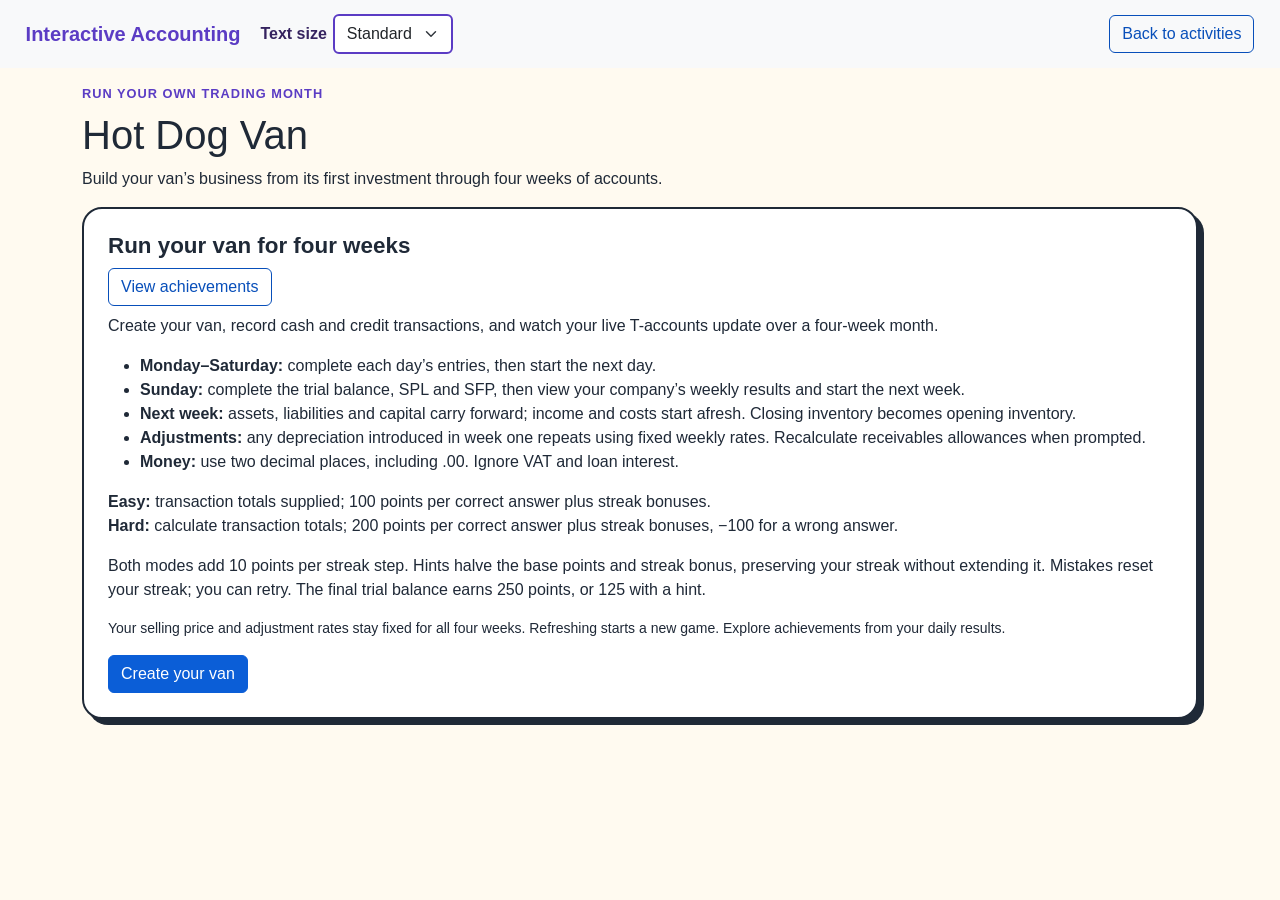
<file: activities/hot-dog-van.html>
<!doctype html>
<html lang="en-GB">
  <head>
    <meta charset="UTF-8" />
    <meta name="viewport" content="width=device-width, initial-scale=1" />

    <title>Hot Dog Van | Interactive Accounting</title>

    <link
      href="https://cdn.jsdelivr.net/npm/bootstrap@5.3.8/dist/css/bootstrap.min.css"
      rel="stylesheet"
    />
    <link rel="stylesheet" href="../css/styles.css" />
    <script src="../js/van-accounting.js?v=20261117" defer></script>
    <script src="../js/hot-dog-van.js?v=20261117" defer></script>
    <script src="../js/accessibility.js"></script>
  </head>

  <body>
    <header>
      <nav class="navbar navbar-light bg-light">
        <div class="container gap-2">
          <a class="navbar-brand fw-bold" href="../index.html">
            Interactive Accounting
          </a>
          <dl id="van-nav-stats" class="van-stat-strip" hidden>
            <div>
              <dt>Score</dt>
              <dd id="van-stat-score">0</dd>
            </div>
            <div>
              <dt>Streak</dt>
              <dd id="van-stat-streak">0</dd>
            </div>
            <div>
              <dt>Hot dogs sold</dt>
              <dd id="van-stat-sold">0</dd>
            </div>
            <div>
              <dt>Bank</dt>
              <dd id="van-stat-bank">£0.00</dd>
            </div>
          </dl>
          <a class="btn btn-outline-primary" href="../index.html#activities">
            Back to activities
          </a>
        </div>
      </nav>
    </header>

    <main class="container hot-dog-page py-3">
      <header class="mb-3">
        <p class="hero-eyebrow mb-2">RUN YOUR OWN TRADING MONTH</p>
        <h1>Hot Dog Van</h1>
        <p class="mb-0">
          Build your van’s business from its first investment through four weeks of accounts.
        </p>
      </header>

      <section
        id="van-guide"
        class="hot-dog-panel hot-dog-results mb-3"
        aria-labelledby="van-guide-title"
      >
        <h2 id="van-guide-title">Run your van for four weeks</h2>
        <button id="van-guide-achievements" type="button" class="btn btn-outline-primary mb-2">View achievements</button>
        <p>Create your van, record cash and credit transactions, and watch your live T-accounts update over a four-week month.</p>
        <ul>
          <li><strong>Monday–Saturday:</strong> complete each day’s entries, then start the next day.</li>
          <li><strong>Sunday:</strong> complete the trial balance, SPL and SFP, then view your company’s weekly results and start the next week.</li>
          <li><strong>Next week:</strong> assets, liabilities and capital carry forward; income and costs start afresh. Closing inventory becomes opening inventory.</li>
          <li><strong>Adjustments:</strong> any depreciation introduced in week one repeats using fixed weekly rates. Recalculate receivables allowances when prompted.</li>
          <li><strong>Money:</strong> use two decimal places, including .00. Ignore VAT and loan interest.</li>
        </ul>
        <p><strong>Easy:</strong> transaction totals supplied; 100 points per correct answer plus streak bonuses.<br>
          <strong>Hard:</strong> calculate transaction totals; 200 points per correct answer plus streak bonuses, −100 for a wrong answer.</p>
        <p>Both modes add 10 points per streak step. Hints halve the base points and streak bonus, preserving your streak without extending it. Mistakes reset your streak; you can retry. The final trial balance earns 250 points, or 125 with a hint.</p>
        <p class="small">Your selling price and adjustment rates stay fixed for all four weeks. Refreshing starts a new game. Explore achievements from your daily results.</p>
        <button id="van-guide-next" class="btn btn-primary" type="button">
          Create your van
        </button>
      </section>
      <section
        id="van-setup"
        class="hot-dog-layout"
        aria-labelledby="van-setup-title"
        hidden
      >
        <div class="hot-dog-panel hot-dog-trading text-center">
          <h2 id="van-setup-title" tabindex="-1">Create your van</h2>
          <button id="van-setup-achievements" type="button" class="btn btn-outline-primary mb-2">View achievements</button>
          <p>Roll for a business name and pick two colours.</p>
          <p id="van-name" class="fs-4 fw-bold" role="status"></p>
          <button
            id="van-roll"
            class="btn btn-outline-primary mb-3"
            type="button"
          >
            Roll another name
          </button>
          <div class="d-flex flex-wrap justify-content-center gap-4 mb-3">
            <div>
              <label class="form-label" for="van-primary">Body colour</label>
              <input
                class="form-control form-control-color mx-auto"
                id="van-primary"
                type="color"
                value="#5b3cc4"
              />
            </div>
            <div>
              <label class="form-label" for="van-accent">Accent colour</label>
              <input
                class="form-control form-control-color mx-auto"
                id="van-accent"
                type="color"
                value="#f9bd47"
              />
            </div>
          </div>
          <div class="mb-3">
            <label class="form-label fw-bold" for="van-difficulty"
              >Difficulty</label
            >
            <select class="form-select w-auto mx-auto" id="van-difficulty">
              <option value="easy">Easy · totals supplied</option>
              <option value="hard">Hard · calculate the totals</option>
            </select>
          </div>
          <button id="van-start" class="btn btn-primary" type="button">
            Start Day 1
          </button>
        </div>
        <figure class="hot-dog-panel van-preview mb-0">
          <figcaption class="hero-eyebrow">YOUR VAN PREVIEW</figcaption>
          <svg viewBox="0 0 500 270" role="img" aria-labelledby="van-art-title">
            <title id="van-art-title">
              Van with a giant hot dog on its roof
            </title>
            <ellipse cx="249" cy="248" rx="208" ry="15" fill="#d6cee9" />
            <path d="M153 94v25m151-25v25" stroke="#1f2937" stroke-width="9" />
            <g transform="rotate(-8 230 73)">
              <rect
                x="120"
                y="55"
                width="222"
                height="45"
                rx="22"
                fill="#f4ac61"
                stroke="#713b2d"
                stroke-width="4"
              />
              <rect
                x="101"
                y="44"
                width="258"
                height="33"
                rx="16"
                fill="#b8493e"
                stroke="#713b2d"
                stroke-width="4"
              />
              <path
                d="M126 60q13-15 26 0t26 0t26 0t26 0t26 0t26 0t26 0"
                fill="none"
                stroke="#ffdc64"
                stroke-width="5"
                stroke-linecap="round"
              />
            </g>
            <path
              d="M59 217v-79q0-20 20-20h245q20 0 31 15l38 43 38 8q14 3 14 17v16q0 12-12 12H72q-13 0-13-12z"
              class="van-body-paint"
              stroke="#1f2937"
              stroke-width="5"
            />
            <path
              d="M326 135q9 0 16 8l30 35h-46z"
              fill="#d9f5ff"
              stroke="#1f2937"
              stroke-width="4"
            />
            <path d="M64 198h376v17H64z" class="van-accent-paint" />
            <rect
              x="89"
              y="136"
              width="214"
              height="57"
              rx="10"
              fill="#1f2937"
            />
            <text
              x="196"
              y="171"
              text-anchor="middle"
              class="van-sign"
              id="van-sign"
            ></text>
            <circle cx="119" cy="228" r="23" fill="#1f2937" />
            <circle cx="119" cy="228" r="10" fill="#d6dbe3" />
            <circle cx="381" cy="228" r="23" fill="#1f2937" />
            <circle cx="381" cy="228" r="10" fill="#d6dbe3" />
          </svg>
        </figure>
      </section>

      <section id="van-day" aria-labelledby="van-day-name" hidden>
        <div class="van-journal-layout mb-3">
          <div>
            <section
              id="van-journal-panel"
              class="hot-dog-panel hot-dog-results"
              aria-labelledby="van-journal-title"
            >
              <h2 id="van-journal-title" tabindex="-1">Trading journal</h2>
              <p id="van-journal-step" class="fw-bold"></p>
              <p id="van-journal-question"></p>
              <form id="van-journal-form">
                <div class="van-journal-grid mb-3">
                  <strong>Account</strong><strong>Debit (£)</strong
                  ><strong>Credit (£)</strong>
                  <select
                    id="van-debit"
                    class="form-select"
                    aria-label="Account to debit"
                    required
                  ></select>
                  <input
                    id="van-debit-amount"
                    class="form-control"
                    aria-label="Debit amount in pounds"
                    type="text"
                    inputmode="decimal"
                    placeholder="0.00"
                    aria-describedby="van-money-format"
                    required
                  />
                  <span aria-hidden="true">—</span>
                  <select
                    id="van-credit"
                    class="form-select"
                    aria-label="Account to credit"
                    required
                  ></select>
                  <span aria-hidden="true">—</span>
                  <input
                    id="van-credit-amount"
                    class="form-control"
                    aria-label="Credit amount in pounds"
                    type="text"
                    inputmode="decimal"
                    placeholder="0.00"
                    aria-describedby="van-money-format"
                    required
                  />
                </div>
                <p id="van-money-format" class="small">
                  <em
                    >Use exactly two decimal places, including .00 for whole
                    pounds.</em
                  >
                </p>
                <div class="d-flex flex-wrap gap-2">
                  <button class="btn btn-primary" type="submit">
                    Check entry
                  </button>
                  <button
                    id="van-hint"
                    class="btn van-hint-button"
                    type="button"
                    aria-controls="van-hint-text"
                    aria-expanded="false"
                  >
                    Hint · half points
                  </button>
                </div>
                <p
                  id="van-hint-text"
                  class="alert van-hint-box mt-3 mb-0"
                  hidden
                ></p>
              </form>
              <p
                id="van-journal-feedback"
                class="alert mt-3 mb-2"
                role="status"
                hidden
              ></p>
              <button
                id="van-journal-next"
                class="btn btn-outline-primary"
                type="button"
                hidden
              >
                Next transaction
              </button>
            </section>
            <section
              id="van-day-summary"
              class="hot-dog-panel hot-dog-results"
              aria-labelledby="van-summary-title"
              hidden
            >
              <h2 id="van-summary-title" tabindex="-1"></h2>
              <p id="van-summary-message"></p>
              <dl id="van-summary-stats" class="van-summary-tiles"></dl>
              <h3 class="h5">Achievements earned</h3>
              <ul id="van-achievements" class="van-achievements"></ul>
              <button
                id="van-show-achievements"
                class="btn btn-outline-primary mb-3"
                type="button"
              >
                View all achievements
              </button>
              <p
                id="van-trial-required"
                class="alert van-hint-box fw-bold"
                role="status"
              ></p>
              <button
                id="van-next-day"
                class="btn btn-primary mb-3"
                type="button"
              ></button>
              <button id="van-next-week" class="btn btn-primary w-100 mb-3 py-3 fw-bold" type="button" hidden>Start next week</button>
              <div class="van-summary-reports d-flex flex-wrap gap-2">
                <button
                  class="btn btn-outline-primary"
                  type="button"
                  data-van-report="statements"
                >
                  Financial statements
                </button>
                <button
                  id="van-trial-open"
                  class="btn btn-primary"
                  type="button"
                  data-van-report="trial"
                >
                  Complete Trial Balance Exercise
                </button>
                <button
                  class="btn btn-outline-primary"
                  type="button"
                  data-van-report="ledger"
                >
                  T-accounts
                </button>
              </div>
            </section>
          </div>
          <div id="van-live-sidebar">
            <header class="van-day-banner mb-3">
              <p id="van-day-label" class="hero-eyebrow mb-1"></p>
              <h2 id="van-day-name" tabindex="-1" class="h5 mb-2"></h2>
              <h3 class="h6">Today’s stats</h3>
              <button id="van-today-achievements" type="button" class="btn btn-outline-primary btn-sm mb-2">View achievements</button>
              <dl class="van-today-tiles">
                <div>
                  <dt>Customers</dt>
                  <dd id="van-today-customers">0</dd>
                </div>
                <div>
                  <dt>Hot dogs sold</dt>
                  <dd id="van-today-sold">0</dd>
                </div>
                <div>
                  <dt>Sales</dt>
                  <dd id="van-today-sales">£0.00</dd>
                </div>
              </dl>
            </header>
            <aside
              class="hot-dog-panel hot-dog-results"
              aria-labelledby="van-ledger-title"
            >
              <h3 id="van-ledger-title">Live T-accounts</h3>
              <button
                class="btn btn-outline-primary btn-sm mb-2"
                type="button"
                data-van-report="ledger"
              >
                View all T-accounts
              </button>
              <p id="van-ledger-empty" class="mb-0">
                Correct journal entries will appear here.
              </p>
              <div id="van-ledger" class="van-ledger-preview"></div>
            </aside>
          </div>
          <figure
            id="van-final-art"
            class="hot-dog-panel van-preview mb-0"
            hidden
          >
            <figcaption class="h4 text-center">
              Your week on the road
            </figcaption>
            <div id="van-final-artwork"></div>
          </figure>
        </div>
      </section>

      <section
        id="van-report"
        class="hot-dog-panel hot-dog-results"
        aria-labelledby="van-report-title"
        hidden
      >
        <button
          id="van-report-back"
          class="btn btn-outline-primary mb-3"
          type="button"
        >
          Back to the van
        </button>
        <h2 id="van-report-title" tabindex="-1"></h2>
        <div id="van-report-dock">
        <nav
          id="van-report-tools"
          class="d-flex flex-wrap gap-2 mb-3"
          aria-label="Van reports"
          hidden
        >
          <button
            class="btn btn-outline-primary"
            type="button"
            data-van-report="statements"
          >
            Financial statements
          </button>
          <button class="btn btn-primary" type="button" data-van-report="trial">
            Trial balance exercise
          </button>
          <button
            class="btn btn-outline-primary"
            type="button"
            data-van-report="ledger"
          >
            T-accounts
          </button>
        </nav>
        <div id="van-trial-tray-host" hidden></div>
        </div>
        <div id="van-report-layout" class="van-report-layout">
          <div id="van-report-content"></div>
          <aside id="van-report-sidebar" class="van-report-paper" aria-labelledby="van-report-ledger-title" hidden>
            <h3 id="van-report-ledger-title">Live T-accounts</h3>
            <button id="van-report-ledger-open" type="button" class="btn btn-outline-primary mb-2">View full-screen T-accounts</button>
            <div id="van-report-ledger" class="van-ledger-preview"></div>
          </aside>
        </div>
        <button id="van-report-achievements" type="button" class="btn btn-outline-primary mt-3">View achievements</button>
      </section>
      <dialog
        id="van-achievement-dialog"
        aria-labelledby="van-achievement-heading"
      >
        <h2 id="van-achievement-heading">Your achievements</h2>
        <ul id="van-achievement-guide"></ul>
        <button
          id="van-close-achievements"
          aria-label="Close achievements"
          class="btn btn-primary"
          type="button"
        >
          <svg aria-hidden="true" focusable="false" width="24" height="24" viewBox="0 0 24 24"><path d="M5 5 19 19M19 5 5 19" fill="none" stroke="currentColor" stroke-width="3" stroke-linecap="round" /></svg>
        </button>
      </dialog>
    </main>
  </body>
</html>
</file>
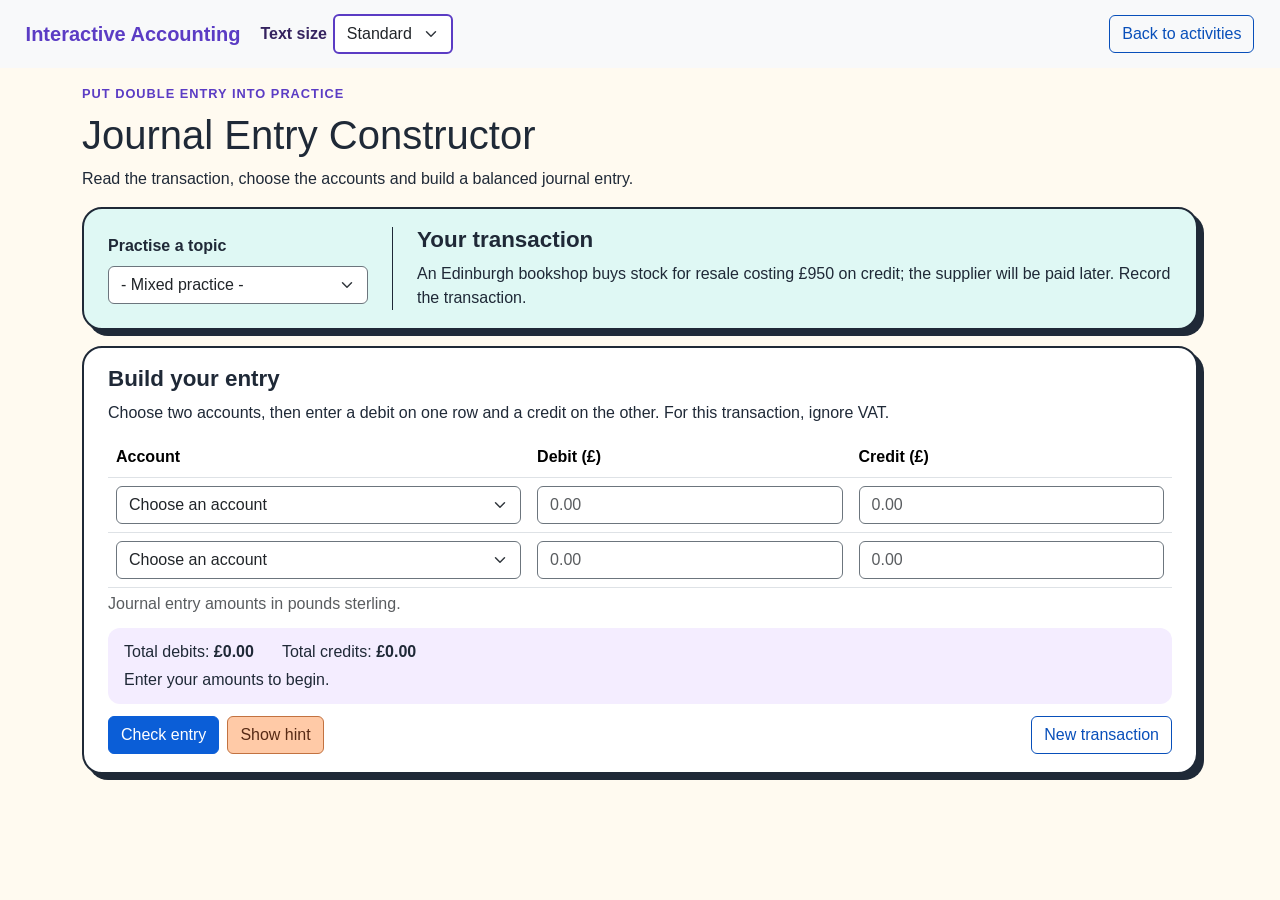
<file: activities/journal-entry.html>
<!doctype html>
<html lang="en-GB">
  <head>
    <meta charset="UTF-8" />
    <meta name="viewport" content="width=device-width, initial-scale=1.0" />

    <title>Journal Entry Constructor | Interactive Accounting</title>

    <link
      href="https://cdn.jsdelivr.net/npm/bootstrap@5.3.8/dist/css/bootstrap.min.css"
      rel="stylesheet"
    />
    <link rel="stylesheet" href="../css/styles.css" />
    <script src="../js/accessibility.js"></script>
  </head>

  <body>
    <header>
      <nav class="navbar navbar-light bg-light">
        <div class="container">
          <a class="navbar-brand fw-bold" href="../index.html">
            Interactive Accounting
          </a>

          <a class="btn btn-outline-primary" href="../index.html#activities">
            Back to activities
          </a>
        </div>
      </nav>
    </header>

    <main class="container journal-page py-3">
      <header class="mb-3">
        <p class="hero-eyebrow">PUT DOUBLE ENTRY INTO PRACTICE</p>
        <h1>Journal Entry Constructor</h1>
        <p>
          Read the transaction, choose the accounts and build a balanced journal
          entry.
        </p>
      </header>

      <section
        class="journal-transaction mb-3"
        aria-labelledby="transaction-title"
      >
        <div class="journal-topic">
          <label class="form-label fw-bold" for="transaction-topic">
            Practise a topic
          </label>

          <select class="form-select" id="transaction-topic">
            <option value="all">- Mixed practice -</option>
            <option value="loan">Bank loans</option>
            <option value="drawings">Drawings</option>
            <option value="equipment">Equipment purchases</option>
            <option value="loan-repayment">Loan repayments</option>
            <option value="capital">Owner’s capital</option>
            <option value="rent">Rent payments</option>
            <option value="sales">Sales receipts</option>
          </select>
        </div>
        <div class="journal-scenario">
          <h2 id="transaction-title">Your transaction</h2>
          <p id="journal-transaction" class="mb-0"></p>
        </div>
      </section>

      <section class="journal-builder" aria-labelledby="entry-title">
        <h2 id="entry-title">Build your entry</h2>
        <p id="entry-help">
          Choose two accounts, then enter a debit on one row and a credit on the
          other. For this transaction, ignore VAT.
        </p>

        <form id="journal-form" aria-describedby="entry-help">
          <div class="table-responsive">
            <table class="table align-middle">
              <caption>
                Journal entry amounts in pounds sterling.
              </caption>

              <thead>
                <tr>
                  <th scope="col">Account</th>
                  <th scope="col">Debit (£)</th>
                  <th scope="col">Credit (£)</th>
                </tr>
              </thead>

              <tbody>
                <tr>
                  <td>
                    <label class="visually-hidden" for="account-1">
                      Account for row one
                    </label>
                    <select class="form-select" id="account-1" required>
                      <option value="">Choose an account</option>
                      <option value="bank">Bank</option>
                      <option value="loan">Bank loan</option>
                      <option value="drawings">Drawings</option>
                      <option value="equipment">Equipment</option>
                      <option value="capital">Owner’s capital</option>
                      <option value="rent">Rent expense</option>
                      <option value="sales">Sales</option>
                    </select>
                  </td>

                  <td>
                    <label class="visually-hidden" for="debit-1">
                      Row one debit in pounds
                    </label>
                    <input
                      class="form-control"
                      id="debit-1"
                      type="number"
                      min="0"
                      step="0.01"
                      inputmode="decimal"
                      placeholder="0.00"
                    />
                  </td>

                  <td>
                    <label class="visually-hidden" for="credit-1">
                      Row one credit in pounds
                    </label>
                    <input
                      class="form-control"
                      id="credit-1"
                      type="number"
                      min="0"
                      step="0.01"
                      inputmode="decimal"
                      placeholder="0.00"
                    />
                  </td>
                </tr>

                <tr>
                  <td>
                    <label class="visually-hidden" for="account-2">
                      Account for row two
                    </label>
                    <select class="form-select" id="account-2" required>
                      <option value="">Choose an account</option>
                      <option value="bank">Bank</option>
                      <option value="loan">Bank loan</option>
                      <option value="drawings">Drawings</option>
                      <option value="equipment">Equipment</option>
                      <option value="capital">Owner’s capital</option>
                      <option value="rent">Rent expense</option>
                      <option value="sales">Sales</option>
                    </select>
                  </td>

                  <td>
                    <label class="visually-hidden" for="debit-2">
                      Row two debit in pounds
                    </label>
                    <input
                      class="form-control"
                      id="debit-2"
                      type="number"
                      min="0"
                      step="0.01"
                      inputmode="decimal"
                      placeholder="0.00"
                    />
                  </td>

                  <td>
                    <label class="visually-hidden" for="credit-2">
                      Row two credit in pounds
                    </label>
                    <input
                      class="form-control"
                      id="credit-2"
                      type="number"
                      min="0"
                      step="0.01"
                      inputmode="decimal"
                      placeholder="0.00"
                    />
                  </td>
                </tr>
              </tbody>
            </table>
            <div class="journal-totals">
              <p>Total debits: <strong id="total-debits">£0.00</strong></p>
              <p>Total credits: <strong id="total-credits">£0.00</strong></p>
              <p id="balance-status" class="mb-0">
                Enter your amounts to begin.
              </p>
            </div>
          </div>

          <div class="journal-actions d-flex flex-wrap gap-2">
            <button class="btn btn-primary" type="submit">Check entry</button>
            <button
              class="btn btn-outline-primary"
              id="new-transaction"
              type="button"
            >
              New transaction
            </button>
            <button
              class="btn van-hint-button"
              id="show-hint"
              type="button"
              aria-controls="journal-hint"
              aria-expanded="false"
            >
              Show hint
            </button>
          </div>
          <div
            id="journal-hint"
            class="alert van-hint-box mt-3 mb-0"
            role="status"
            hidden
          ></div>

          <div
            id="journal-feedback"
            class="alert mt-3 mb-0"
            role="status"
            hidden
          ></div>
        </form>
      </section>
    </main>

    <script src="../js/journal-entry.js?v=20261117"></script>
  </body>
</html>
</file>
<file: css/styles.css>
* {
  box-sizing: border-box;
}

:root {
  --panel-shadow: 6px 6px 0 #1f2937;
}

html,
body {
  max-width: 100%;
  margin: 0;
}

body {
    background-color: #fffaf0;
    color: #1f2937;
    font-family: Arial, sans-serif;
}

.navbar-brand {
    color: #5b3cc4;
}

.nav-link {
    font-weight: 600;
}

/* Hero Section */
.about-section { padding: 24px 0 64px; scroll-margin-top: 24px; }
.about-panel {
  padding: clamp(24px, 4vw, 40px);
  background: linear-gradient(120deg, #f0eaff, #edf9fc);
  border: 2px solid #1f2937;
  border-top: 5px solid #5b3cc4;
  border-radius: 22px;
  box-shadow: var(--panel-shadow);
}
.about-panel h2 { font-size: max(var(--reading-min, 0px), clamp(1.7rem, 3vw, 2.3rem)); font-weight: 800; }
.about-intro { max-width: 75ch; color: #4d5870; }
.about-details { display: grid; grid-template-columns: repeat(2, minmax(0, 1fr)); gap: 32px; margin: 24px 0; }
.about-details h3 { font-size: max(var(--reading-min, 0px), 1.2rem); font-weight: 750; color: #5b3cc4; }
.about-details > div + div { border-left: 2px solid #ffcaa7; padding-left: 32px; }
.about-details p:last-child { margin-bottom: 0; }
.site-page { display: flex; flex-direction: column; min-height: 100vh; min-height: 100dvh; }
.site-page > main { flex: 1 0 auto; }
.site-page > header,
.site-page > footer { flex-shrink: 0; }
.site-footer { padding: 24px 0; background: #eee8ff; border-top: 1px solid #cec3eb; color: #1f2937; }
.site-footer-content { display: flex; justify-content: space-between; align-items: center; gap: 24px; }
.site-footer nav { display: flex; flex-wrap: wrap; gap: 12px 20px; flex-shrink: 0; }
.site-footer a { color: #5b3cc4; text-underline-offset: 3px; }
.glossary-page { padding: 32px 0 64px; background: linear-gradient(135deg, #eee8ff, #fffaf0 45%, #dff8f4); }
.glossary-page h1 { font-size: max(var(--reading-min, 0px), clamp(2rem, 4vw, 2.7rem)); font-weight: 800; }
.glossary-search-panel,
.glossary-card,
.glossary-empty { border: 2px solid #1f2937; border-radius: 20px; padding: 24px; box-shadow: var(--panel-shadow); }
.glossary-search-panel { background: #cceef0; color: #1f2937; border-top: 5px solid #5b3cc4; margin-bottom: 28px; }
.glossary-search-panel h2 { color: #5b3cc4; }
.glossary-search-panel #glossary-count { color: #4d5870; }
.glossary-search-panel #glossary-clear { color: #5b3cc4; border-color: #5b3cc4; }
.glossary-search-panel #glossary-clear:hover:not(:disabled) { background: #ffcaa7; color: #1f2937; border-color: #9b5d36; }
.glossary-search-panel #glossary-clear:disabled { opacity: 0.6; }
.glossary-search-controls { display: flex; gap: 12px; }
.glossary-search-controls .form-control { min-width: 0; }
.glossary-search-controls .btn { flex-shrink: 0; }
.glossary-grid { display: grid; grid-template-columns: repeat(2, minmax(0, 1fr)); gap: 24px; }
.glossary-card { background: white; min-width: 0; overflow-wrap: anywhere; }
.glossary-card h2 { font-size: max(var(--reading-min, 0px), 1.3rem); font-weight: 750; color: #5b3cc4; }
.glossary-card p { line-height: 1.6; }
.glossary-example { background: #fff0e5; border-left: 3px solid #f3a56f; border-radius: 8px; padding: 12px; margin-bottom: 0; }
.glossary-empty { background: white; }
#glossary-account-dialog { width: min(600px, calc(100vw - 32px)); max-height: 85dvh; overflow: auto; padding: 24px; border: 2px solid #1f2937; border-radius: 20px; background: white; }
#glossary-account-dialog::backdrop { background: #1f293799; }
.glossary-t-account { display: grid; grid-template-columns: repeat(2, minmax(0, 1fr)); border-top: 3px solid #1f2937; margin-top: 20px; }
.glossary-t-account > div { padding: 16px 12px; }
.glossary-t-account > div + div { border-left: 2px solid #1f2937; }
.glossary-increase { background: #dff8f4; border-radius: 8px; padding: 8px; font-weight: 700; color: #14523c; }
.back-top-button {
  position: fixed;
  right: max(20px, calc((100vw - 1320px) / 4 - 32px), env(safe-area-inset-right));
  bottom: max(32px, env(safe-area-inset-bottom));
  z-index: 100;
  display: grid;
  place-items: center;
  width: 64px;
  height: 64px;
  border: 2px solid #1f2937;
  border-radius: 50%;
  background: #5b3cc4;
  color: white;
  box-shadow: 3px 3px 0 #1f2937;
  font-size: max(var(--reading-min, 0px), 2.2rem);
  line-height: 1;
  cursor: pointer;
}
.back-top-button[hidden] { display: none; }
.back-top-button:hover { background: #ffcaa7; color: #1f2937; }
.back-top-button:focus-visible { outline: 3px solid #f3a56f; outline-offset: 4px; }
@media (min-width: 1200px) and (max-width: 1399px) {
  .back-top-button { right: max(20px, calc((100vw - 1140px) / 4 - 32px)); }
}
@media (min-width: 992px) and (max-width: 1199px) {
  .back-top-button { right: max(20px, calc((100vw - 960px) / 4 - 32px)); }
}
@media (max-width: 767px) {
  .back-top-button { width: 56px; height: 56px; right: max(16px, env(safe-area-inset-right)); bottom: max(20px, env(safe-area-inset-bottom)); }
}
.glossary-page :focus-visible { outline: 3px solid #5b3cc4; outline-offset: 3px; }
@media (max-width: 767px) {
  .glossary-grid { grid-template-columns: minmax(0, 1fr); }
  .glossary-search-controls { flex-direction: column; }
}
@media (max-width: 767px) {
  .site-footer-content { flex-direction: column; align-items: flex-start; }
  .about-details { grid-template-columns: minmax(0, 1fr); gap: 24px; }
  .about-details > div + div { border-left: 0; border-top: 2px solid #ffcaa7; padding: 24px 0 0; }
}

.hero-section {
    padding: 80px 0;
    background: linear-gradient(135deg, #eee8ff, #fffaf0, #dff8f4);
    overflow: hidden;
}

.hero-eyebrow {
    color: #5b3cc4;
    font-size: max(var(--reading-min, 0px), 0.8rem);
    font-weight: 700;
    letter-spacing: 1px;
}

.hero-section h1 {
    font-size: max(var(--reading-min, 0px), clamp(3rem, 7vw, 5.5rem));
    font-weight: 800;
    line-height: 0.95;
    margin-bottom: 24px;
}

.hero-section h1 span {
    color: #5b3cc4;
}

.hero-text {
    color: #4b5563;
    font-size: max(var(--reading-min, 0px), 1.15rem);
    line-height: 1.6;
    max-width: 600px;
}

.hero-note {
    color: #4b5563;
    font-size: max(var(--reading-min, 0px), 0.9rem);
    font-weight: 600;
    margin-top: 16px;
}

.question-preview {
    background-color: #1f2937;
    border: 6px solid white;
    border-radius: 24px;
    box-shadow: 12px 12px 0 #f8c95b;
    color: white;
    padding: 32px;
}

.preview-label {
    color: #cbbdff;
    font-size: max(var(--reading-min, 0px), 0.75rem);
    font-weight: 700;
    letter-spacing: 1px;
}

.question-preview h2 {
    font-size: max(var(--reading-min, 0px), 1.5rem);
    line-height: 1.4;
    margin: 40px 0;
}

.preview-answer {
    background-color: #374151;
    border-radius: 12px;
    font-weight: 700;
    padding: 16px;
}

.question-preview .progress {
    height: 8px;
    margin-top: 24px;
}

.question-preview .progress-bar {
    background-color: #42c7bc;
}

/* Activities Section */
.activities-section {
    padding: 80px 0;
}

.section-heading {
    align-items: end;
    display: flex;
    gap: 32px;
    justify-content: space-between;
    margin-bottom: 32px;
}

.section-heading h2 {
    font-size: max(var(--reading-min, 0px), clamp(2rem, 4vw, 3.5rem));
    font-weight: 800;
}

.section-heading > p {
    color: #4b5563;
    line-height: 1.6;
    max-width: 420px;
}

.activity-card {
    border: 2px solid #1f2937;
    border-radius: 20px;
    box-shadow: var(--panel-shadow);
    height: 100%;
    padding: 24px;
}

.activity-icon {
    background-color: white;
    border: 2px solid #1f2937;
    border-radius: 12px;
    display: inline-block;
    font-size: max(var(--reading-min, 0px), 1.4rem);
    padding: 8px 12px;
}

.activity-type {
    font-size: max(var(--reading-min, 0px), 0.75rem);
    font-weight: 700;
    letter-spacing: 1px;
    margin: 20px 0 8px;
}

.activity-card h3 {
    font-size: max(var(--reading-min, 0px), 1.4rem);
    font-weight: 800;
}

.activity-card > p:not(.activity-type) {
    color: #4b5563;
    line-height: 1.6;
}

.activity-card button {
  background: transparent;
  border: 0;
  color: #1f2937;
  font-weight: 700;
  padding: 0;
}

.activity-card button:disabled {
  cursor: not-allowed;
  opacity: 0.65;
}

.cycle-card {
  background-color: #ccefee;
}

.blitz-card {
  background-color: #ffe28a;
}

.journal-card {
  background-color: #f4d7ed;
}

.statements-card {
  background-color: #dfd6ff;
}

.hotdog-card {
  background-color: #ffcaa7;
}


/* Activity link Section */
.activity-link {
    color: #1f2937;
    font-weight: 700;
    text-decoration: none;
}

.activity-link:hover {
    color: #5b3cc4;
    text-decoration: underline;
}

.activity-card {
  display: flex;
  flex-direction: column;
}

.activity-card .activity-icon {
  align-self: flex-start;
}

.activity-card .activity-link {
  display: flex;
  flex-direction: row;
  align-items: center;
  gap: 10px;
  margin-top: auto;
  padding-top: 12px;
  text-decoration: none;
}

.activity-card .activity-link > span:first-child { flex-shrink: 0; }
.activity-card .activity-link { border: 2px solid #1f2937; border-radius: 10px; padding: 8px 10px; }

.activity-card .activity-link:focus-visible {
  outline: 3px solid #5b3cc4;
  outline-offset: 4px;
  border-radius: 6px;
}

.activity-chevrons {
  display: flex;
  justify-content: flex-start;
  flex: 1;
  min-width: 0;
  gap: 2px;
  height: 1.1em;
}

.activity-chevrons svg {
  flex: 1 1 0;
  min-width: 0;
  height: 100%;
  width: 0;
}

.activity-chevrons polygon {
  fill: #ccefee;
  stroke: #1f2937;
  stroke-width: 2;
  stroke-linejoin: round;
  transition: fill 180ms ease;
  transition-delay: calc((9 - var(--chevron-index)) * 50ms);
}

.activity-link:hover .activity-chevrons polygon,
.activity-link:focus-visible .activity-chevrons polygon {
  fill: #ffcaa7;
  transition-delay: calc(var(--chevron-index) * 50ms);
}

.question-preview #quick-think-question {
  margin: 20px 0;
  min-height: 7rem;
  font-size: max(var(--reading-min, 0px), 1.35rem);
}

.question-preview .preview-answer {
  color: white;
}

.quick-think-toolbar { display: flex; flex-wrap: wrap; align-items: center; justify-content: space-between; gap: 8px; }
.quick-think-arrow { background: #5b3cc4; color: white; border: 1px solid #cbbdff; border-radius: 50%; width: 36px; height: 36px; font-size: max(var(--reading-min, 0px), 1.2rem); }
.quick-think-arrow:disabled { opacity: 0.4; }
.quick-think-arrow:focus-visible, .quick-think-answer:focus-visible { outline: 3px solid #cbbdff; outline-offset: 3px; }
.quick-think-answer {
  position: relative;
  display: flex;
  align-items: center;
  width: 100%;
  border: 1px solid #8d7bd6;
  border-left: 4px solid #a48cff;
  text-align: left;
  min-height: 56px;
  background: linear-gradient(120deg, #3d345b, #303a50);
}
.quick-think-reveal {
  position: absolute;
  inset: 0;
  width: 100%;
  height: 100%;
  padding: 16px;
  border: 0;
  border-radius: 10px;
  background: transparent;
  color: #eee8ff;
  font: inherit;
  font-weight: 700;
  text-align: center;
  cursor: pointer;
  transition: background-color 180ms ease, color 180ms ease;
}
.quick-think-reveal:hover { background: #5b3cc4; color: white; }
.quick-think-reveal[hidden] { display: none; }
.quick-think-reveal:focus-visible { outline: 3px solid #cbbdff; outline-offset: 4px; }

.question-preview .progress-bar {
  transition: width 200ms ease;
}

@media (prefers-reduced-motion: reduce) {
  .activity-chevrons polygon,
  .question-preview .progress-bar {
    transition: none;
  }
}

.activity-page-main {
    min-height: calc(100vh - 72px);
    padding: 72px 0;
}

.back-link {
    color: #5b3cc4;
    font-weight: 700;
    text-decoration: none;
}

.back-link:hover {
    text-decoration: underline;
}

.game-intro {
    margin: 48px auto 0;
    max-width: 760px;
}

.game-intro h1 {
    font-size: max(var(--reading-min, 0px), clamp(2.5rem, 6vw, 4.5rem));
    font-weight: 800;
}

.game-intro > p {
    color: #4b5563;
    line-height: 1.6;
    font-size: max(var(--reading-min, 0px), 1.15rem);
}

.game-panel {
    background-color: #ffe28a;
    border: 2px solid #1f2937;
    border-radius: 20px;
    box-shadow: 6px 6px 0 #1f2937;
    margin-top: 32px;
    padding: 32px;
}

.game-status {
  display: flex;
  font-size: max(var(--reading-min, 0px), 0.75rem);
  font-weight: 700;
  justify-content: space-between;
  letter-spacing: 1px;
}

.question-prompt {
  margin: 32px 0 8px;
}

.question-amount {
  color: #4b5563;
  font-size: max(var(--reading-min, 0px), 1.1rem);
  font-weight: 700;
}

.answer-buttons {
  display: grid;
  gap: 16px;
  grid-template-columns: repeat(2, 1fr);
  margin-top: 28px;
}

.answer-button {
  background-color: white;
  border: 2px solid #1f2937;
  border-radius: 12px;
  color: #1f2937;
  font-size: max(var(--reading-min, 0px), 1.1rem);
  font-weight: 700;
  padding: 16px;
}

.answer-button:hover:not(:disabled) {
  background-color: #eee8ff;
}

.answer-button:disabled {
  cursor: not-allowed;
}

.correct-answer {
  background-color: #b7f0d2;
  border-color: #16834d;
}

.incorrect-answer {
  background-color: #ffd1d1;
  border-color: #bd2929;
}

.feedback-message {
  background-color: rgba(255, 255, 255, 0.6);
  border-radius: 12px;
  margin-top: 24px;
  padding: 20px;
}

.feedback-message p {
  font-weight: 600;
}

@media (max-width: 500px) {
  .answer-buttons {
    grid-template-columns: 1fr;
  }
}

.quiz-progress {
  height: 8px;
  margin-top: 16px;
}

.quiz-progress .progress-bar {
  background-color: #5b3cc4;
}

.result-screen {
  background-color: #eee8ff;
  border: 2px solid #1f2937;
  border-radius: 20px;
  box-shadow: 6px 6px 0 #1f2937;
  margin-top: 32px;
  padding: 40px;
  text-align: center;
}

.result-screen h2 {
  font-size: max(var(--reading-min, 0px), clamp(2rem, 5vw, 3.5rem));
  font-weight: 800;
}

.result-score {
  font-size: max(var(--reading-min, 0px), 2rem);
  font-weight: 800;
  margin-bottom: 0;
}

.result-percentage {
  color: #5b3cc4;
  font-size: max(var(--reading-min, 0px), 4rem);
  font-weight: 800;
  line-height: 1;
}

.result-screen .btn {
  margin: 8px 4px 0;
}

/* Accounting Cycle */
.blitz-page h1 { font-size: max(var(--reading-min, 0px), clamp(1.6rem, 3vw, 2.4rem)); }
.blitz-panel { background: #eee8ff; border: 2px solid #1f2937; border-radius: 20px; padding: clamp(18px, 3vw, 28px); }
.blitz-panel[hidden] { display: none; }
.blitz-status { display: flex; flex-wrap: wrap; justify-content: center; gap: 24px; margin-top: 12px; font-weight: 700; color: #5b3cc4; }
.blitz-clock { max-width: 600px; margin: 16px auto 0; text-align: center; }
.blitz-clock #blitz-timer { display: block; font-size: max(var(--reading-min, 0px), clamp(2.8rem, 6vw, 4rem)); line-height: 1.1; color: #452b9e; font-variant-numeric: tabular-nums; }
.blitz-clock .quiz-progress { margin-top: 12px; height: 12px; }
.blitz-clock .progress-bar { background: #5b3cc4; }
.blitz-result-summary { background: #382463; color: white; border-radius: 16px; padding: clamp(20px, 4vw, 36px); text-align: center; margin-bottom: 24px; }
.blitz-result-summary .hero-eyebrow { color: #d8ccff; }
.blitz-result-summary #score-percentage { color: #ffd19e; }
.blitz-replay { display: flex; justify-content: center; padding-top: 24px; }
.blitz-replay .btn { background: #5b3cc4; border-color: #5b3cc4; border-radius: 30px; min-width: 220px; padding: 14px 32px; font-weight: 700; }
.blitz-replay .btn:hover { background: #452b9e; border-color: #452b9e; }
.blitz-account { margin: 24px 0 8px; font-size: max(var(--reading-min, 0px), clamp(1.5rem, 3vw, 2.2rem)); }
.blitz-question-panel {
  text-align: center;
  background: white;
  border: 2px solid #5b3cc4;
  border-radius: 16px;
  padding: 20px;
  margin-top: 18px;
}
.blitz-question-panel .blitz-account { margin-top: 0; }
.blitz-question-panel .question-amount { color: #452b9e; font-size: max(var(--reading-min, 0px), clamp(1.5rem, 3vw, 2.2rem)); margin-bottom: 8px; }
.journal-actions #new-transaction { margin-left: auto; order: 1; }
.blitz-page .answer-button { background: #5b3cc4; color: white; }
.blitz-page .answer-button:hover { background: #452b9e; }
.blitz-page .answer-button small { display: block; font-size: max(var(--reading-min, 0px), 0.8rem); margin-top: 4px; }
.blitz-answer-area { position: relative; }
.blitz-freeze-overlay {
  position: absolute;
  inset: 0;
  display: flex;
  align-items: center;
  justify-content: center;
  background: #ccefeee8;
  color: #1f2937;
  border: 2px solid #6cb8c4;
  border-radius: 12px;
  font-weight: 800;
}
.blitz-freeze-overlay[hidden] { display: none; }
.blitz-freeze-warning { background: #ffcaa7; color: #572a15; border-radius: 10px; padding: 12px 16px; font-weight: 700; }
.blitz-review-layout { display: grid; grid-template-columns: repeat(2, minmax(0, 1fr)); gap: 20px; }
.blitz-review-layout > section { background: white; border-radius: 12px; padding: 18px; min-width: 0; }
.blitz-review-layout > section:first-child { background: #dff6e8; }
.blitz-review-layout > section:last-child { background: #ffe3e3; }
.blitz-review-layout ol { padding-left: 20px; }
.blitz-review-layout li { margin-bottom: 20px; padding-bottom: 12px; border-bottom: 1px solid #1f293733; }
.blitz-review-layout li > strong { display: block; margin-bottom: 10px; }
.blitz-page #result-screen { position: relative; overflow: hidden; }
.blitz-celebration { position: absolute; inset: 0; pointer-events: none; overflow: hidden; }
.blitz-celebration span { position: absolute; left: var(--party-left); top: -40px; font-size: max(var(--reading-min, 0px), 1.5rem); animation: blitz-party 3s var(--party-delay) ease-out both; }
@keyframes blitz-party { from { transform: translateY(-20px) rotate(0deg); opacity: 1; } to { transform: translateY(420px) rotate(200deg); opacity: 0; } }
@media (max-width: 767px) { .blitz-review-layout { grid-template-columns: 1fr; } }
@media (prefers-reduced-motion: reduce) {
  .blitz-celebration span { animation: none; top: 10px; opacity: 0.2; }
}

.cycle-panel {
  background-color: #ccefee;
}

.cycle-note {
  color: #5b3cc4;
  font-weight: 700;
  margin-bottom: 0;
}
.activity-page {
  min-height: 100dvh;
  overflow: hidden;
}

.activity-page .navbar {
  min-height: 72px;
}

.activity-page-main {
  height: calc(100dvh - 72px);
  overflow: hidden;
  padding: 0;
}

.cycle-workspace {
  align-items: center;
  display: grid;
  gap: clamp(20px, 3vw, 48px);
  grid-template-columns: minmax(210px, 0.85fr) minmax(380px, 1.3fr) minmax(230px, 0.9fr);
  height: 100%;
  margin: 0 auto;
  max-width: 1500px;
  padding: 24px clamp(20px, 4vw, 64px);
}

.tile-tray,
.step-detail-panel {
  background-color: #f4edff;
  border: 2px solid #1f2937;
  border-radius: 20px;
  box-shadow: 6px 6px 0 #1f2937;
  padding: clamp(18px, 2vw, 28px);
}

.workspace-heading h1 {
  font-size: max(var(--reading-min, 0px), clamp(1.8rem, 3vw, 2.6rem));
  font-weight: 800;
  margin-bottom: 8px;
}

.workspace-heading > p:last-child,
.step-detail-panel > p {
  color: #4b5563;
  line-height: 1.55;
}

.stage-tiles {
  display: grid;
  gap: 10px;
  grid-template-columns: repeat(2, 1fr);
  margin-top: 20px;
}

.stage-tile {
  background-color: white;
  border: 2px solid #1f2937;
  border-radius: 12px;
  min-height: 92px;
  padding: 12px;
}

.stage-tile span {
  color: #5b3cc4;
  font-size: max(var(--reading-min, 0px), 0.75rem);
  font-weight: 800;
  letter-spacing: 1px;
}

.stage-tile h2 {
  font-size: max(var(--reading-min, 0px), clamp(0.75rem, 1.2vw, 0.95rem));
  font-weight: 800;
  line-height: 1.25;
  margin: 6px 0 0;
}

.wheel-area {
  text-align: center;
}

.accounting-wheel {
  margin: 0 auto;
  max-width: min(58vh, 580px);
  width: 100%;
}

.accounting-wheel svg {
  display: block;
  overflow: visible;
  width: 100%;
}

.wheel-segment {
  fill: none;
  stroke: #dce4ef;
  stroke-width: 120;
}

.wheel-labels text {
  fill: #1f2937;
  font-size: max(var(--reading-min, 0px), 24px);
  font-weight: 800;
  text-anchor: middle;
}

.wheel-core {
  fill: #1f2937;
}

.wheel-core-step,
.wheel-core-number {
  fill: white;
  font-weight: 800;
  text-anchor: middle;
}

.wheel-core-step {
  font-size: max(var(--reading-min, 0px), 24px);
  letter-spacing: 2px;
}

.wheel-core-number {
  fill: #ffe28a;
  font-size: max(var(--reading-min, 0px), 34px);
}

.wheel-instruction {
  color: #4b5563;
  font-weight: 700;
  margin: 12px 0 0;
}

.step-detail-panel {
  background-color: #fffaf0;
}

.detail-step-number {
  align-items: center;
  background-color: #5b3cc4;
  border-radius: 50%;
  color: white;
  display: flex;
  font-size: max(var(--reading-min, 0px), 1.25rem);
  font-weight: 800;
  height: 48px;
  justify-content: center;
  margin-bottom: 20px;
  width: 48px;
}

.step-detail-panel h2 {
  font-size: max(var(--reading-min, 0px), clamp(1.5rem, 2.3vw, 2.25rem));
  font-weight: 800;
}

.step-detail-panel h3 {
  font-size: max(var(--reading-min, 0px), 1rem);
  font-weight: 800;
  margin-top: 28px;
}

.detail-output {
  background-color: #d6f4ed;
  border-radius: 12px;
  margin-top: 24px;
  padding: 14px;
}

.detail-output span {
  display: block;
  font-size: max(var(--reading-min, 0px), 0.7rem);
  font-weight: 800;
  letter-spacing: 1px;
  margin-bottom: 4px;
}

.detail-output strong {
  font-size: max(var(--reading-min, 0px), 0.9rem);
}

@media (max-width: 1100px) {
  .cycle-workspace {
    gap: 20px;
    grid-template-columns: minmax(190px, 0.8fr) minmax(320px, 1.2fr) minmax(210px, 0.85fr);
    padding: 20px;
  }

  .stage-tile {
    min-height: 78px;
  }
}

#wheel-segments-layer,
#wheel-labels-layer {
  transition: transform 0.65s ease;
}

.stage-tiles {
  grid-template-columns: repeat(2, minmax(0, 1fr));
}

.stage-tile {
  min-width: 0;
  overflow-wrap: anywhere;
}

.cycle-workspace {
  align-items: stretch;
}

.tile-tray,
.step-detail-panel,
.wheel-area {
  min-height: 0;
}

.wheel-area {
  align-items: center;
  display: flex;
  flex-direction: column;
  justify-content: center;
}

.step-detail-panel {
  display: flex;
  flex-direction: column;
}

.cycle-feedback {
  margin-top: auto;
}

.wheel-segment {
  cursor: not-allowed;
  transition: stroke 0.25s ease, stroke-width 0.25s ease;
}

.wheel-segment.active-wedge {
  cursor: copy;
  stroke: #e5d7ff;
  stroke-width: 128;
}

.wheel-segment.completed-wedge {
  cursor: pointer;
}

.wheel-labels {
  pointer-events: none;
}

.wheel-labels text {
  transition: fill 0.25s ease, font-size 0.25s ease;
}

.wheel-labels .completed-label {
  font-size: max(var(--reading-min, 0px), 15px);
}

.stage-tile {
  cursor: grab;
  transition: background-color 0.2s ease, transform 0.2s ease;
}

.stage-tile:hover,
.stage-tile:focus-visible {
  background-color: #fff3cf;
  outline: 3px solid #5b3cc4;
  outline-offset: 2px;
  transform: translateY(-2px);
}

.stage-tile.selected-tile {
  background-color: #ffe28a;
  border-color: #5b3cc4;
  box-shadow: 3px 3px 0 #5b3cc4;
}

.stage-tile.dragging-tile {
  opacity: 0.45;
}

.flash-correct {
  animation: correctFlash 0.7s ease;
}

.flash-incorrect {
  animation: incorrectFlash 0.7s ease;
}

.cycle-feedback {
  border-top: 2px solid rgba(31, 41, 55, 0.15);
  font-weight: 700;
  margin: 24px 0 0;
  padding-top: 20px;
}

@keyframes correctFlash {
  0%,
  100% {
    fill: #1f2937;
  }

  40% {
    fill: #1d9b59;
  }
}

@keyframes incorrectFlash {
  0%,
  100% {
    fill: #1f2937;
  }

  40% {
    fill: #f4bd35;
  }
}

/* Responsive Design */

@media (max-width: 767px) {
  .section-heading {
    align-items: start;
    flex-direction: column;
    gap: 8px;
  }
}

/* Accounting Cycle rebuild */
.cycle-game {
  align-items: stretch;
  display: grid;
  gap: clamp(20px, 3vw, 44px);
  grid-template-columns: minmax(230px, 0.9fr) minmax(420px, 1.35fr) minmax(250px, 0.95fr);
  height: 100%;
  margin: 0 auto;
  max-width: 1500px;
  padding: 24px clamp(24px, 4vw, 64px);
}

.cycle-tile-tray,
.cycle-details {
  background: #fffaf0;
  border: 2px solid #1f2937;
  border-radius: 20px;
  box-shadow: 6px 6px 0 #1f2937;
  min-height: 0;
  padding: clamp(18px, 2vw, 28px);
}

.cycle-tile-tray {
  background: #f4edff;
}

.cycle-tile-tray h1 {
  font-size: max(var(--reading-min, 0px), clamp(2rem, 3vw, 3rem));
  font-weight: 800;
  line-height: 1;
  margin-bottom: 12px;
}

.cycle-help,
.cycle-details > p {
  color: #4b5563;
  line-height: 1.5;
}

.cycle-tiles {
  display: grid;
  gap: 10px;
  grid-template-columns: repeat(2, minmax(0, 1fr));
  margin-top: 22px;
}

.cycle-tile {
  background: white;
  border: 2px solid #1f2937;
  border-radius: 12px;
  color: #1f2937;
  cursor: grab;
  font-size: max(var(--reading-min, 0px), clamp(0.78rem, 1.25vw, 0.98rem));
  font-weight: 800;
  min-height: 78px;
  overflow-wrap: anywhere;
  padding: 12px;
  text-align: left;
}

.cycle-tile:hover,
.cycle-tile:focus-visible,
.cycle-tile.is-selected {
  background: #fff1bd;
  border-color: #5b3cc4;
  outline: 3px solid #5b3cc4;
  outline-offset: 2px;
}

.cycle-wheel-section {
  align-items: center;
  display: flex;
  flex-direction: column;
  justify-content: center;
  min-height: 0;
}

.cycle-wheel {
  aspect-ratio: 1;
  max-height: min(62vh, 580px);
  max-width: min(62vh, 580px);
  position: relative;
  width: 100%;
}

.cycle-wheel-rotor {
  height: 100%;
  position: absolute;
  transition: transform 0.6s ease;
  width: 100%;
}

.cycle-wheel-ring {
  background: repeating-conic-gradient(from -22.5deg, #e5ebf5 0deg 42.5deg, #fffaf0 42.5deg 45deg);
  border-radius: 50%;
  inset: 0;
  -webkit-mask: radial-gradient(circle, transparent 0 31%, #000 32%);
  mask: radial-gradient(circle, transparent 0 31%, #000 32%);
  position: absolute;
}

.wheel-dropzone {
  align-items: center;
  background: transparent;
  border: 0;
  border-radius: 12px;
  color: #1f2937;
  cursor: not-allowed;
  display: flex;
  font-size: max(var(--reading-min, 0px), clamp(1rem, 2.5vw, 1.8rem));
  font-weight: 900;
  height: 14%;
  justify-content: center;
  position: absolute;
  width: 24%;
}

.wheel-dropzone.is-active {
  background: rgba(91, 60, 196, 0.18);
  border: 3px dashed #5b3cc4;
  cursor: copy;
}

.wheel-dropzone.is-complete {
  background: rgba(91, 60, 196, 0.18);
  cursor: pointer;
}

/* Real wedge layers: colour fills the wedge, rather than a rectangular card. */
.wheel-dropzone {
  border: 0;
  border-radius: 0;
  height: 100%;
  inset: 0;
  padding: 0;
  width: 100%;
}

.wheel-dropzone.is-active {
  background: transparent;
  border: 0;
}

.wheel-dropzone.is-complete {
  background: var(--placed-colour);
  clip-path: polygon(50% 50%, 30.87% 3.8%, 69.13% 3.8%);
}

.slot-1 { transform: rotate(0deg); }
.slot-2 { transform: rotate(45deg); }
.slot-3 { transform: rotate(90deg); }
.slot-4 { transform: rotate(135deg); }
.slot-5 { transform: rotate(180deg); }
.slot-6 { transform: rotate(225deg); }
.slot-7 { transform: rotate(270deg); }
.slot-8 { transform: rotate(315deg); }

.active-wedge-guide {
  height: 100%;
  inset: 0;
  pointer-events: none;
  position: absolute;
  width: 100%;
  z-index: 2;
}

.active-wedge-guide path {
  fill: rgba(91, 60, 196, 0.06);
  stroke: #5b3cc4;
  stroke-dasharray: 9 8;
  stroke-linejoin: round;
  stroke-width: 5;
}

.slot-1 { left: 38%; top: 3%; }
.slot-2 { left: 64%; top: 13%; }
.slot-3 { left: 76%; top: 43%; }
.slot-4 { left: 64%; top: 73%; }
.slot-5 { left: 38%; top: 83%; }
.slot-6 { left: 12%; top: 73%; }
.slot-7 { left: 0; top: 43%; }
.slot-8 { left: 12%; top: 13%; }

.cycle-counter {
  align-items: center;
  background: #1f2937;
  border: 7px solid #fffaf0;
  border-radius: 50%;
  color: white;
  display: flex;
  flex-direction: column;
  height: 38%;
  justify-content: center;
  left: 31%;
  position: absolute;
  top: 31%;
  width: 38%;
  z-index: 1;
}

.cycle-counter span,
.cycle-counter small {
  font-size: max(var(--reading-min, 0px), clamp(0.6rem, 1.4vw, 0.85rem));
  font-weight: 800;
  letter-spacing: 0.12em;
}

.cycle-counter strong {
  color: #ffe28a;
  font-size: max(var(--reading-min, 0px), clamp(2.6rem, 7vw, 5rem));
  line-height: 1;
}

.cycle-status {
  color: #4b5563;
  font-weight: 800;
  margin: 16px 0 0;
  text-align: center;
}

.cycle-status.is-correct,
.cycle-status.is-complete {
  color: #16794a;
}

.cycle-status.is-incorrect {
  color: #a45100;
}

.cycle-details {
  display: flex;
  flex-direction: column;
}

.detail-number {
  align-items: center;
  background: #5b3cc4;
  border-radius: 50%;
  color: white;
  display: flex;
  font-size: max(var(--reading-min, 0px), 1.2rem);
  font-weight: 900;
  height: 48px;
  justify-content: center;
  margin-bottom: 18px;
  width: 48px;
}

.cycle-details h2 {
  font-size: max(var(--reading-min, 0px), clamp(1.5rem, 2.4vw, 2.2rem));
  font-weight: 800;
}

.cycle-details h3 {
  font-size: max(var(--reading-min, 0px), 1rem);
  font-weight: 800;
  margin-top: 24px;
}

.cycle-details .detail-output {
  background: #d6f4ed;
  border-radius: 12px;
  margin-top: auto;
  padding: 14px;
}

.cycle-details .detail-output span {
  display: block;
  font-size: max(var(--reading-min, 0px), 0.7rem);
  font-weight: 900;
  letter-spacing: 0.12em;
  margin-bottom: 4px;
}

@media (max-width: 1150px) {
  .cycle-game {
    gap: 20px;
    grid-template-columns: minmax(210px, 0.9fr) minmax(350px, 1.25fr) minmax(220px, 0.9fr);
    padding: 20px;
  }

  .cycle-tile {
    min-height: 68px;
  }
}

/* Accounting Cycle information explorer */
.cycle-explorer {
  background: radial-gradient(circle at 20% 10%, #eee9ff 0, transparent 25%), #f8f9fc;
  height: 100%;
  overflow: hidden;
  padding: clamp(20px, 3vw, 42px);
}

.cycle-explorer-heading {
  margin: 0 0 18px;
  max-width: 500px;
  text-align: left;
}

.cycle-explorer-heading h1 {
  font-size: max(var(--reading-min, 0px), clamp(2rem, 3.7vw, 3.35rem));
  font-weight: 800;
  letter-spacing: -0.04em;
  margin-bottom: 8px;
}

.cycle-explorer-heading > p:last-child {
  color: #59627b;
  font-size: max(var(--reading-min, 0px), 1rem);
  margin: 0;
  max-width: 500px;
}

.cycle-explorer-layout {
  align-items: stretch;
  display: grid;
  gap: clamp(28px, 4vw, 64px);
  grid-template-columns: minmax(360px, 0.9fr) minmax(360px, 1.1fr);
  margin: 0 auto;
  max-width: 1240px;
}

.cycle-wheel-panel {
  align-self: start;
}

.cycle-wheel-frame {
  margin: 0 auto;
  max-width: min(46vh, 460px);
  position: relative;
}

.cycle-wheel-frame svg {
  display: block;
  overflow: visible;
  width: 100%;
}

#cycle-wheel-segments {
  transition: transform 0.55s cubic-bezier(0.22, 1, 0.36, 1);
}

.explorer-wheel-stage {
  cursor: pointer;
  outline: none;
}

.explorer-wheel-wedge {
  fill: #e1e7f1;
  stroke: #f8f9fc;
  stroke-width: 5;
  transition: fill 0.25s ease, filter 0.25s ease;
}

.explorer-wheel-stage:hover .explorer-wheel-wedge,
.explorer-wheel-stage:focus .explorer-wheel-wedge {
  fill: #d2caf8;
}

.explorer-wheel-stage.is-current .explorer-wheel-wedge {
  fill: #6b4ee8;
  filter: drop-shadow(0 8px 10px rgba(91, 60, 196, 0.32));
}

.explorer-wheel-stage.is-explored .explorer-wheel-wedge {
  fill: #dff8f4;
}

.explorer-wheel-stage.is-explored:hover .explorer-wheel-wedge,
.explorer-wheel-stage.is-explored:focus .explorer-wheel-wedge {
  fill: #c7eee8;
}

.explorer-wheel-label {
  pointer-events: none;
}

.explorer-wheel-icon,
.explorer-wheel-text {
  fill: #44506a;
  font-weight: 800;
  text-anchor: middle;
}

.explorer-wheel-icon {
  font-size: max(var(--reading-min, 0px), 25px);
}

.explorer-wheel-text {
  font-family: Nunito, sans-serif;
  font-size: max(var(--reading-min, 0px), 11px);
  letter-spacing: 0.08em;
}

.explorer-wheel-stage.is-current .explorer-wheel-icon,
.explorer-wheel-stage.is-current .explorer-wheel-text {
  fill: white;
}

.explorer-wheel-core {
  fill: #1f2937;
  stroke: #f8f9fc;
  stroke-width: 8;
}

.explorer-wheel-core-label,
.explorer-wheel-core-total {
  fill: #d7ddec;
  font-family: Nunito, sans-serif;
  font-size: max(var(--reading-min, 0px), 13px);
  font-weight: 800;
  letter-spacing: 0.13em;
  text-anchor: middle;
}

.explorer-wheel-core-number {
  fill: #ffe28a;
  font-family: "Space Grotesk", sans-serif;
  font-size: max(var(--reading-min, 0px), 60px);
  font-weight: 700;
  text-anchor: middle;
}

.cycle-active-indicator line {
  stroke: #d84141;
  stroke-linecap: round;
  stroke-width: 5;
}

#active-stage-arrowhead {
  fill: #d84141;
}

.cycle-wheel-controls {
  align-items: center;
  display: grid;
  gap: 14px;
  grid-template-columns: 48px 1fr 48px;
  height: 76px;
  margin: 18px auto 0;
  max-width: 430px;
}

.cycle-wheel-controls > div {
  align-self: stretch;
  display: flex;
  flex-direction: column;
  justify-content: center;
  min-width: 0;
}

.cycle-wheel-controls p {
  color: #59627b;
  font-size: max(var(--reading-min, 0px), 0.85rem);
  font-weight: 800;
  margin: 0 0 3px;
}

.cycle-wheel-controls strong {
  font-size: max(var(--reading-min, 0px), 1rem);
}

.cycle-arrow {
  align-items: center;
  background: white;
  border: 2px solid #1f2937;
  border-radius: 50%;
  color: #1f2937;
  display: flex;
  height: 44px;
  justify-content: center;
  transition: background-color 0.2s ease, color 0.2s ease, transform 0.2s ease;
  width: 44px;
}

.cycle-arrow:hover:not(:disabled) {
  background: #6b4ee8;
  color: white;
  transform: translateX(-2px);
}

.cycle-arrow-next:hover:not(:disabled) {
  transform: translateX(2px);
}

.cycle-arrow:disabled {
  cursor: not-allowed;
  opacity: 0.35;
}

.cycle-info-panel {
  background: white;
  border: 2px solid #1f2937;
  border-radius: 24px;
  box-shadow: 8px 8px 0 #1f2937;
  min-height: 0;
  padding: clamp(26px, 4vw, 42px);
}

.info-stage-tag {
  align-items: center;
  background: #eee9ff;
  border-radius: 999px;
  color: #5b3cc4;
  display: inline-flex;
  font-size: max(var(--reading-min, 0px), 0.85rem);
  font-weight: 900;
  gap: 8px;
  padding: 9px 14px;
}

.cycle-info-panel h2 {
  font-size: max(var(--reading-min, 0px), clamp(2rem, 4vw, 3rem));
  font-weight: 800;
  letter-spacing: -0.035em;
  line-height: 1.05;
  margin: 24px 0;
}

.info-section {
  margin-top: 24px;
}

.info-section h3 {
  color: #1f2937;
  font-size: max(var(--reading-min, 0px), 0.95rem);
  font-weight: 900;
  letter-spacing: 0.04em;
  margin-bottom: 10px;
  text-transform: uppercase;
}

.info-section h3 i {
  color: #6b4ee8;
  margin-right: 7px;
}

.info-section p {
  color: #4f5b74;
  line-height: 1.65;
  margin: 0;
}

.info-summary {
  background: #f5f2ff;
  border-left: 5px solid #6b4ee8;
  border-radius: 12px;
  padding: 18px;
}

.info-summary h3 {
  color: #5b3cc4;
}

.info-output {
  background: #dff6ef;
  border-radius: 12px;
  padding: 16px;
}

.info-output span {
  color: #23705a;
  display: block;
  font-size: max(var(--reading-min, 0px), 0.7rem);
  font-weight: 900;
  letter-spacing: 0.12em;
  margin-bottom: 4px;
}

.info-output strong {
  color: #1f2937;
}

@media (max-width: 850px) {
  .activity-page {
    overflow: auto;
  }

  .activity-page-main {
    height: auto;
    overflow: visible;
  }

  .cycle-explorer {
    height: auto;
    overflow: visible;
  }

  .cycle-explorer-layout {
    grid-template-columns: 1fr;
  }

  .cycle-explorer-heading {
    max-width: 650px;
  }

  .cycle-info-panel {
    min-height: 0;
  }
}

/* Cycle placement feedback and randomly coloured tiles */
.cycle-tile {
  background: var(--tile-colour, white);
}

.cycle-tile:hover,
.cycle-tile:focus-visible,
.cycle-tile.is-selected {
  background: var(--tile-colour, #fff1bd);
  box-shadow: 4px 4px 0 #5b3cc4;
}

.wheel-dropzone.is-complete {
  align-items: center;
  background: var(--placed-colour);
  border: 0;
  display: flex;
  justify-content: center;
}

.placed-wedge-content {
  align-items: center;
  display: flex;
  flex-direction: column;
  font-size: max(var(--reading-min, 0px), clamp(0.58rem, 1.35vw, 0.84rem));
  font-weight: 900;
  gap: 4px;
  line-height: 1;
  left: 50%;
  position: absolute;
  text-align: center;
  top: 20%;
  transform-origin: center;
}

.placed-wedge-content i {
  font-size: max(var(--reading-min, 0px), clamp(1rem, 2vw, 1.5rem));
}

.cycle-counter.flash-correct {
  animation: counterCorrect 0.85s ease;
}

.cycle-counter.flash-incorrect {
  animation: counterIncorrect 0.85s ease;
}

.detail-navigation {
  align-items: center;
  border-top: 2px solid rgba(31, 41, 55, 0.15);
  display: flex;
  gap: 8px;
  justify-content: space-between;
  margin-top: 22px;
  padding-top: 18px;
}

.detail-navigation span {
  color: #4b5563;
  font-size: max(var(--reading-min, 0px), 0.78rem);
  font-weight: 800;
  text-align: center;
}

@keyframes counterCorrect {
  0%, 100% { background: #1f2937; box-shadow: none; }
  35% { background: #147a4a; box-shadow: 0 0 0 14px rgba(20, 122, 74, 0.25); }
}

@keyframes counterIncorrect {
  0%, 100% { background: #1f2937; box-shadow: none; }
  35% { background: #c43d43; box-shadow: 0 0 0 14px rgba(196, 61, 67, 0.25); }
}


/* Journal Entry Constructor */
.journal-page .journal-transaction {
  display: grid;
  grid-template-columns: minmax(200px, 260px) minmax(0, 1fr);
  align-items: center;
  gap: 16px 24px;
}

.journal-topic,
.journal-scenario {
  min-width: 0;
}

.journal-scenario {
  align-self: stretch;
  border-left: 1px solid #1f2937;
  padding-left: 24px;
  display: flex;
  flex-direction: column;
  justify-content: center;
}

@media (max-width: 767px) {
  .journal-page .journal-transaction {
    grid-template-columns: 1fr;
  }

  .journal-scenario {
    border-left: 0;
    border-top: 1px solid #1f2937;
    padding-left: 0;
    padding-top: 16px;
  }
}

.journal-transaction,
.journal-builder {
  border: 2px solid #1f2937;
  border-radius: 20px;
  padding: clamp(20px, 3vw, 32px);
}

.journal-transaction {
  background-color: #dff8f4;
}

.journal-builder {
  background-color: white;
  box-shadow: 6px 6px 0 #1f2937;
}

.journal-transaction h2,
.journal-builder h2 {
  font-size: max(var(--reading-min, 0px), 1.4rem);
  font-weight: 800;
}

.journal-totals {
  background-color: #f4edff;
  border-radius: 12px;
  margin-bottom: 20px;
  padding: 16px;
}

.journal-totals p {
  margin-bottom: 6px;
}

.journal-totals .is-balanced {
  color: #146c43;
  font-weight: 700;
}

.journal-totals .is-unbalanced {
  color: #a12622;
  font-weight: 700;
}

/* Keep journal feedback within reach on desktop screens. */
.journal-page .journal-transaction,
.journal-page .journal-builder {
  padding: 18px 24px;
}

.journal-page > header > p:last-child,
.journal-page #entry-help {
  margin-bottom: 12px;
}

.journal-page .hero-eyebrow {
  margin-bottom: 8px;
}

.journal-page .table {
  margin-bottom: 8px;
}

.journal-page .table caption {
  padding-block: 4px;
}

.journal-page .journal-totals {
  display: flex;
  flex-wrap: wrap;
  column-gap: 28px;
  row-gap: 4px;
  margin-bottom: 12px;
  padding: 12px 16px;
}

.journal-page .journal-totals p {
  margin-bottom: 0;
}

.journal-page #balance-status {
  flex-basis: 100%;
}

.journal-page #journal-feedback {
  padding: 12px 16px;
}

@media (max-width: 575px) {
  .journal-page .journal-transaction,
  .journal-page .journal-builder {
    padding: 16px;
  }
}


/* Financial Statements Map */
.statements-layout {
  display: grid;
  grid-template-columns: minmax(0, 1fr);
  gap: 16px;
}

.statements-panel {
  border: 2px solid #1f2937;
  border-radius: 20px;
  min-width: 0;
  padding: clamp(18px, 2.5vw, 28px);
}

.statements-accounts {
  background-color: #eee8ff;
}

.statements-detail {
  background-color: white;
  box-shadow: 6px 6px 0 #1f2937;
}

.statements-panel h2 {
  font-size: max(var(--reading-min, 0px), 1.5rem);
  font-weight: 800;
}

.statement-destination {
  background-color: #dff8f4;
  border-radius: 12px;
  margin-top: 16px;
  padding: 16px;
}

.statement-destination h3 {
  font-size: max(var(--reading-min, 0px), 1.1rem);
  font-weight: 700;
}

.statement-destination p {
  margin-bottom: 0;
}

@media (max-width: 767px) {
  .statements-layout {
    grid-template-columns: 1fr;
  }
}

#statement-account-list {
  display: grid;
  gap: 10px;
}

.statement-account-button {
  background-color: white;
  border: 2px solid #1f2937;
  border-radius: 12px;
  color: #1f2937;
  font: inherit;
  font-weight: 700;
  padding: 12px 16px;
  text-align: left;
}

.statement-account-button:hover {
  background-color: #f4edff;
}

.statement-account-button.is-selected {
  background-color: #5b3cc4;
  color: white;
}

.statement-account-button:focus-visible {
  outline: 3px solid #5b3cc4;
  outline-offset: 3px;
}

.statement-account-info {
  border-left: 4px solid #5b3cc4;
  margin-block: 16px;
  padding-left: 16px;
}

.statement-destination {
  border: 2px solid transparent;
}

.statement-destination.is-highlighted {
  border-color: #5b3cc4;
}

.statement-example {
  background-color: #f4edff;
  border-radius: 12px;
  padding: 14px;
}

.statement-example h3 {
  color: #5b3cc4;
  font-size: max(var(--reading-min, 0px), 1rem);
  font-weight: 700;
  margin-bottom: 8px;
}

.statements-layout[hidden] {
  display: none;
}

#practice-account {
  background-color: #f4edff;
  border-radius: 12px;
  padding: 16px;
}

#statement-account-list {
  grid-template-columns: repeat(8, minmax(0, 1fr));
  gap: 8px;
}

.deadclic-button {
  display: flex;
  flex-direction: column;
  align-items: center;
  justify-content: center;
  gap: 2px;
  padding: 8px 4px;
  text-align: center;
  font-size: max(var(--reading-min, 0px), 0.8rem);
  min-width: 0;
}

.deadclic-button strong {
  font-size: max(var(--reading-min, 0px), 1.5rem);
  line-height: 1.1;
}

.statements-accounts {
  padding: 14px 18px;
}

.statements-accounts h2 {
  font-size: max(var(--reading-min, 0px), 1.1rem);
  margin-bottom: 4px;
}

.statements-accounts > p {
  font-size: max(var(--reading-min, 0px), 0.85rem);
  margin-bottom: 10px;
}

.statements-layout .statements-detail {
  padding: 18px 22px;
}

.statement-destinations {
  display: grid;
  grid-template-columns: repeat(2, minmax(0, 1fr));
  gap: 12px;
}

.statement-destinations .statement-destination {
  margin-top: 0;
  padding: 12px;
}

.practice-settings {
  display: flex;
  flex-wrap: wrap;
  align-items: center;
  gap: 12px;
}

.practice-settings .form-select {
  width: auto;
  max-width: 100%;
}

.practice-tracker {
  display: grid;
  grid-template-columns: repeat(4, minmax(0, 1fr));
  gap: 8px;
  margin: 10px auto 16px;
  max-width: 760px;
}

.practice-tracker dt { font-size: max(var(--reading-min, 0px), 0.8rem); color: #59627b; }
.practice-tracker dd { font-size: max(var(--reading-min, 0px), 1.5rem); font-weight: 800; margin: 0; }
.practice-tracker small { font-size: max(var(--reading-min, 0px), 0.85rem); }
.statements-page-heading { display: flex; align-items: center; justify-content: space-between; gap: 12px; }
.statements-page-heading h1 { font-size: max(var(--reading-min, 0px), clamp(1.6rem, 3vw, 2.4rem)); }
.statements-page-heading p { margin-bottom: 6px; }
#statements-practice { text-align: center; }
#statements-practice .statements-panel { padding: 14px 20px; }
#statements-practice .practice-settings { justify-content: center; }
#statements-practice #practice-heading { font-size: max(var(--reading-min, 0px), 1.35rem); }
#statements-practice #practice-goal { margin: 0 0 8px !important; }
.practice-answer-layout { display: grid; grid-template-columns: minmax(0, 1fr) minmax(0, 1.1fr) minmax(0, 1fr); align-items: stretch; gap: 16px; }
.practice-answer-layout .btn { padding: 18px 14px; font-size: max(var(--reading-min, 0px), 1.1rem); font-weight: 700; white-space: normal; }
.practice-answer-layout .btn small { display: block; margin-top: 8px; font-size: max(var(--reading-min, 0px), 0.8rem); }
.practice-answer-layout .btn {
  --bs-btn-color: #fff;
  --bs-btn-bg: #5b3cc4;
  --bs-btn-border-color: #5b3cc4;
  --bs-btn-hover-color: #fff;
  --bs-btn-hover-bg: #452b9e;
  --bs-btn-hover-border-color: #452b9e;
  --bs-btn-active-color: #fff;
  --bs-btn-active-bg: #38217e;
  --bs-btn-active-border-color: #38217e;
  --bs-btn-disabled-color: #fff;
  --bs-btn-disabled-bg: #5b3cc4;
  --bs-btn-disabled-border-color: #5b3cc4;
  --bs-btn-disabled-opacity: 0.7;
}
.practice-answer-layout .btn:focus-visible { outline: 3px solid #1f2937; outline-offset: 3px; }
.practice-demo-layout { display: grid; grid-template-columns: repeat(3, minmax(0, 1fr)); gap: 12px; align-items: stretch; }
.practice-demo-answer { background: #5b3cc4; color: white; border-radius: 10px; padding: 12px; font-weight: 700; display: flex; flex-direction: column; justify-content: center; }
.practice-demo-answer small { display: block; margin-top: 4px; }
.practice-demo-question { background: #f4edff; border-radius: 10px; padding: 12px; display: flex; flex-direction: column; justify-content: center; }
.practice-demo-question strong { font-size: max(var(--reading-min, 0px), 1.3rem); }
.practice-demo-feedback { background: #dff6ef; border-radius: 10px; padding: 10px; }
@media (max-width: 767px) {
  .practice-demo-layout { grid-template-columns: repeat(2, minmax(0, 1fr)); }
  .practice-demo-question { grid-column: 1 / -1; grid-row: 1; }
}
.practice-answer-layout #practice-account { display: flex; align-items: center; justify-content: center; margin: 0; padding: 14px; font-size: max(var(--reading-min, 0px), clamp(1.1rem, 2vw, 1.5rem)) !important; }
#statements-practice #statements-practice-feedback { padding: 10px 14px; margin-bottom: 0; }
@media (max-width: 767px) {
  .statements-page-heading { flex-direction: column; text-align: center; }
  .practice-answer-layout { grid-template-columns: repeat(2, minmax(0, 1fr)); gap: 10px; }
  .practice-answer-layout #practice-account { grid-column: 1 / -1; grid-row: 1; }
  .practice-answer-layout .btn { font-size: max(var(--reading-min, 0px), 0.95rem); padding: 14px 10px; }
  .practice-tracker { grid-template-columns: repeat(2, minmax(0, 1fr)); }
}

@media (max-width: 767px) {
  #statement-account-list {
    grid-template-columns: repeat(4, minmax(0, 1fr));
  }

  .statement-destinations {
    grid-template-columns: 1fr;
  }

  .statements-accounts,
  .statements-layout .statements-detail {
    padding: 14px;
  }
}


/* Hot Dog Van */
#van-achievement-dialog {
  max-width: min(600px, calc(100vw - 32px));
  max-height: 85dvh;
  overflow: auto;
  padding: 24px;
  border: 2px solid #1f2937;
  border-radius: 20px;
  background: #f4edff;
  color: #1f2937;
}
#van-achievement-dialog::backdrop { background: #1f293799; }
#van-achievement-dialog { overflow: hidden; }
#van-achievement-heading { padding-right: 48px; }
#van-achievement-guide { max-height: calc(85dvh - 130px); overflow-y: auto; padding-right: 6px !important; }
#van-close-achievements { position: absolute; top: 12px; right: 12px; width: 44px; height: 44px; padding: 0; border-radius: 50%; background: #5b3cc4; border: 2px solid #1f2937; color: white; font-size: max(var(--reading-min, 0px), 2rem); line-height: 1; }
#van-close-achievements:hover { background: #ffcaa7; color: #1f2937; }
#van-achievement-guide { list-style: none; padding: 0; display: grid; gap: 12px; }
.van-achievement-card { display: grid; grid-template-columns: 64px minmax(0, 1fr); gap: 14px; padding: 14px; border: 1px solid #bdb3d7; border-radius: 12px; background: #fff; }
.van-achievement-card.is-unlocked { border-color: #5b3cc4; background: #f0ebff; }
.van-achievement-card p { margin: 4px 0 8px; }
.van-achievement-picture { position: relative; align-self: start; display: grid; place-items: center; background: #e6dfff; border-radius: 12px; min-height: 64px; }
.van-achievement-icon { display: block; width: 36px; height: 36px; object-fit: contain; }
.is-unlocked .van-achievement-icon { filter: invert(25%) sepia(67%) saturate(1949%) hue-rotate(239deg) brightness(88%) contrast(91%); }
.is-locked .van-achievement-icon { filter: grayscale(1); opacity: 0.45; }
.van-achievement-lock { position: absolute; bottom: -4px; right: -4px; font-size: max(var(--reading-min, 0px), 1rem); }
.van-achievement-tracker { font-size: max(var(--reading-min, 0px), 0.8rem); color: #524663; }
.van-achievement-card progress { display: block; width: 100%; height: 10px; accent-color: #5b3cc4; }
.van-achievements li { border: 1px solid #5b3cc4; }
#van-report-content table tbody tr:last-child td,
.van-financial-total { font-weight: 700; }
#van-report-content .van-trial-blank[data-filled="true"],
#van-report-content .van-financial-slot[data-filled="true"] {
  background: var(--van-primary, #5b3cc4);
  border: 2px solid #1f2937;
  color: var(--van-primary-ink, white);
  opacity: 1;
}
#van-report-content .van-trial-blank[data-filled="true"]:hover,
#van-report-content .van-financial-slot[data-filled="true"]:hover {
  background: var(--van-accent, #f9bd47);
  border-color: #1f2937;
  color: var(--van-accent-ink, #111111);
}
.van-achievement-button { border: 0; background: transparent; color: inherit; padding: 0; font: inherit; text-decoration: underline; cursor: pointer; }
#van-report-tools[hidden] { display: none !important; }
#van-report-dock {
  position: sticky;
  top: 8px;
  z-index: 20;
  background: #ffffff;
  border: 2px solid #1f2937;
  border-radius: 12px;
  padding: 8px;
  margin-bottom: 16px;
}
#van-report-tools { margin-bottom: 0 !important; }
#van-trial-tray-host .van-trial-pool { max-height: 22dvh; overflow-y: auto; background: white; }
#van-trial-tray-host[hidden] { display: none; }
#van-report-content button,
#van-report-content input { scroll-margin-top: 45vh; }
.van-report-paper {
  background: white;
  color: #1f2937;
  border: 1px solid #d5d9e0;
  border-radius: 14px;
  padding: clamp(12px, 2vw, 24px);
}
.van-financial-layout { display: grid; grid-template-columns: minmax(0, 1fr) minmax(0, 1.2fr); gap: 24px; align-items: start; }
.van-financial-reference { min-width: 0; overflow-x: auto; }
.van-financial-slot { display: block; width: 100%; margin: 6px 0; padding: 10px; border-style: dashed; text-align: left; }
.van-financial-slot:disabled { color: #1f2937; opacity: 1; }
.van-financial-total { display: flex; justify-content: space-between; gap: 12px; border-bottom: 1px solid #d5d9e0; padding: 8px 0; margin: 0; }
.van-financial-reference .btn:disabled { opacity: 1; background: #eee8ff; color: #635185; border-color: #ccc; }
#van-final-art svg { width: 100%; height: auto; }
#van-live-sidebar[hidden], #van-final-art[hidden] { display: none !important; }
@media (max-width: 991px) {
  .van-financial-layout { grid-template-columns: minmax(0, 1fr); }
}
#van-report-tools [aria-current="page"] {
  outline: 2px solid #1f2937;
  outline-offset: 3px;
  font-weight: 700;
}
#van-report-tools,
.van-summary-reports { padding: 5px; justify-content: center; align-items: center; }
#van-report-tools .btn,
.van-summary-reports .btn { padding: 12px 18px; font-size: max(var(--reading-min, 0px), 1rem); }
#van-report-tools .van-report-featured,
.van-summary-reports .van-report-featured { padding: 17px 24px; font-size: max(var(--reading-min, 0px), 1.1rem); font-weight: 700; }
#van-next-day { display: block; width: 100%; padding: 16px; font-size: max(var(--reading-min, 0px), 1.2rem); font-weight: 700; background: #5b3cc4; border-color: #5b3cc4; }
#van-next-day:disabled { background: #e1d7ff; border-color: #e1d7ff; color: #635185; opacity: 1; }
#van-next-day:not(:disabled):hover { background: #e1d7ff; border-color: #5b3cc4; color: #35235f; }
#van-next-day[hidden] { display: none; }
.hot-dog-page #van-day .hot-dog-panel,
.hot-dog-page #van-report {
  background: color-mix(in srgb, var(--van-primary, #5b3cc4) 9%, white);
  border: 2px solid #1f2937;
  box-shadow: var(--panel-shadow), inset 0 5px 0 var(--van-primary, #5b3cc4), inset 5px 0 0 var(--van-accent, #f9bd47);
}
.hot-dog-page .van-day-banner { border: 2px solid #1f2937; box-shadow: var(--panel-shadow), inset 0 4px 0 var(--van-primary, #5b3cc4), inset 4px 0 0 var(--van-accent, #f9bd47); }
.hot-dog-page .van-today-tiles > div,
.hot-dog-page .van-summary-tiles > div { background: color-mix(in srgb, var(--van-accent, #f9bd47) 22%, white); border: 1px solid #7a8493; color: #1f2937; }

.van-profit { color: #146c43 !important; }
.van-loss { color: #a12622 !important; }

.van-ledger-line {
  display: grid;
  grid-template-columns: minmax(0, 1fr) auto;
  gap: 6px;
  padding: 4px 0;
  font-size: max(var(--reading-min, 0px), 0.8rem);
  text-align: left;
}

.van-ledger-line span:first-child { overflow-wrap: anywhere; }
.van-ledger-line span:last-child { text-align: right; font-variant-numeric: tabular-nums; }
.van-ledger-card .van-t-account > div { display: flex; flex-direction: column; }
.van-ledger-total { margin-top: auto; border-top: 1px solid #1f2937; border-bottom: 3px double #1f2937; font-weight: 700; }
.van-ledger-spacer { min-height: 1.7rem; }
.van-trial-blank { min-width: 5.5rem; border-style: dashed; }
.van-trial-pool { min-height: 64px; padding: 12px; border: 1px dashed #8b80a7; border-radius: 10px; }
.van-journal-grid[hidden], .van-sales-challenge[hidden] { display: none !important; }
.van-sales-challenge { background: white; border: 1px solid #d5d9e0; border-radius: 12px; padding: 16px; }
.van-trial-blank[aria-pressed="true"] { background: #5b3cc4; color: white; border-style: solid; }
.van-trial-blank:disabled { color: #1f2937; opacity: 1; }
#van-report-content button[aria-pressed="true"] { background: #5b3cc4; color: white; }
#van-report-content .van-trial-blank[data-filled="true"][aria-pressed="true"],
#van-report-content .van-financial-slot[data-filled="true"]:hover,
#van-trial-tray-host button[aria-pressed="true"],
#van-report-content .van-trial-blank[data-filled="true"]:hover {
  background: var(--van-selection, #5b3cc4);
  color: var(--van-selection-ink, white);
  outline: 3px solid #1f2937;
  outline-offset: 2px;
}

.van-stat-strip {
  display: flex;
  flex-wrap: wrap;
  gap: 6px 18px;
  margin: 0 0 0 auto;
  text-align: center;
  font-size: max(var(--reading-min, 0px), 0.9rem);
  font-weight: 700;
  color: #452b9e;
  overflow-wrap: anywhere;
}

.van-stat-strip[hidden] { display: none; }

.van-today-tiles,
.van-summary-tiles {
  display: grid;
  grid-template-columns: repeat(auto-fit, minmax(min(100%, 105px), 1fr));
  gap: 8px;
  text-align: center;
}

.van-today-tiles { margin: 0; }
.van-summary-tiles { grid-template-columns: repeat(12, minmax(0, 1fr)); }
.van-summary-tiles > div { grid-column: span 3; min-width: 0; }
.van-summary-tiles > div:nth-child(n + 5) { grid-column: span 4; }
@media (max-width: 575px) {
  .van-summary-tiles { grid-template-columns: repeat(2, minmax(0, 1fr)); }
  .van-summary-tiles > div,
  .van-summary-tiles > div:nth-child(n + 5) { grid-column: span 1; }
  .van-summary-tiles > div:last-child { grid-column: 1 / -1; }
}
.van-today-tiles > div,
.van-summary-tiles > div {
  background: #eee8ff;
  border-radius: 10px;
  padding: 8px;
}

.van-stat-strip dt,
.van-today-tiles dt,
.van-summary-tiles dt { font-size: max(var(--reading-min, 0px), 0.78rem); }

.van-stat-strip dd,
.van-today-tiles dd,
.van-summary-tiles dd { margin: 0; font-size: max(var(--reading-min, 0px), 1.1rem); font-weight: 800; }

.van-hint-button,
.van-hint-box {
  background-color: #ffcaa7;
  border-color: #c27240;
  color: #572a15;
}

.van-hint-button:hover,
.van-hint-button:disabled { background-color: #ffd9bf; color: #572a15; border-color: #c27240; }

.van-statement-tables {
  display: grid;
  grid-template-columns: repeat(2, minmax(0, 1fr));
  align-items: start;
  gap: 12px 24px;
}

.van-statement-tables > p { grid-column: 1 / -1; }

@media (max-width: 767px) {
  .van-stat-strip { margin-left: 0; }
  .van-statement-tables { grid-template-columns: 1fr; }
}

.van-ledger-preview {
  max-height: 380px;
  overflow: auto;
}

.van-report-ledger {
  display: grid;
  grid-template-columns: repeat(auto-fit, minmax(min(100%, 390px), 1fr));
  align-items: start;
  gap: 14px;
}

.van-achievements {
  display: flex;
  flex-wrap: wrap;
  gap: 8px;
  list-style: none;
  padding: 0;
}

.van-achievements li {
  background: #eee8ff;
  border-radius: 20px;
  color: #452b9e;
  padding: 4px 10px;
}
.van-journal-layout {
  display: grid;
  grid-template-columns: minmax(0, 1.6fr) minmax(0, 1fr);
  gap: 20px;
  align-items: start;
}

.van-journal-grid {
  display: grid;
  grid-template-columns: minmax(0, 1.5fr) repeat(2, minmax(0, 1fr));
  align-items: center;
  gap: 8px;
}

.van-journal-layout #van-trading {
  grid-template-columns: minmax(0, 1fr);
}

.van-ledger-card {
  background: white;
  border: 2px solid #1f2937;
  border-radius: 12px;
  overflow: hidden;
  margin-top: 12px;
}

.van-ledger-card h4 {
  background: #1f2937;
  color: white;
  font-size: max(var(--reading-min, 0px), 1rem);
  margin: 0;
  padding: 8px;
  text-align: center;
}

.van-ledger-balance {
  background: #dff8f4;
  font-weight: 700;
  margin: 0;
  padding: 6px 8px;
}

@media (max-width: 991px) {
  .van-journal-layout {
    grid-template-columns: 1fr;
  }
}

.van-t-account {
  background: white;
  display: grid;
  grid-template-columns: repeat(2, minmax(0, 1fr));
  border-top: 2px solid #1f2937;
}

.van-t-account > div {
  padding: 8px;
  text-align: center;
}

.van-t-account > div + div {
  border-left: 2px solid #1f2937;
}

.hot-dog-layout[hidden] {
  display: none;
}

.van-preview {
  background: #f7f2ff;
  display: grid;
  align-content: center;
}

.van-preview svg {
  display: block;
  width: 100%;
}

.van-body-paint {
  fill: var(--van-primary, #5b3cc4);
}

.van-accent-paint {
  fill: var(--van-accent, #f9bd47);
}

.van-sign {
  fill: white;
  font-size: max(var(--reading-min, 0px), 20px);
  font-weight: 800;
}

.van-day-banner {
  border: 2px solid var(--van-primary);
  border-left: 12px solid var(--van-accent);
  border-radius: 14px;
  background: white;
  padding: 12px 16px;
}

.hot-dog-layout {
  display: grid;
  grid-template-columns: repeat(2, minmax(0, 1fr));
  gap: 20px;
}

.hot-dog-panel {
  min-width: 0;
  padding: clamp(16px, 2.5vw, 24px);
  border: 2px solid #1f2937;
  border-radius: 20px;
}

.hot-dog-panel h2 {
  font-size: max(var(--reading-min, 0px), 1.4rem);
  font-weight: 800;
}

.hot-dog-trading {
  background-color: #eee8ff;
}

.hot-dog-results {
  background-color: white;
  box-shadow: 6px 6px 0 #1f2937;
}

.hot-dog-summary > div {
  display: flex;
  justify-content: space-between;
  gap: 12px;
  padding: 8px 0;
}

.hot-dog-summary dd {
  margin: 0;
  text-align: right;
}

.hot-dog-summary > div:last-child {
  margin-top: 4px;
  padding: 10px 12px;
  border-radius: 10px;
  background-color: #dff8f4;
  font-weight: 800;
}

@media (max-width: 767px) {
  .hot-dog-layout {
    grid-template-columns: 1fr;
  }
}

/* Shared panel treatment across the activities. Quick Think keeps its orange shadow. */
.activity-card,
.game-panel,
.result-screen,
.blitz-panel,
.cycle-info-panel,
.journal-transaction,
.journal-builder,
.statements-panel,
.hot-dog-panel,
.van-day-banner {
  box-shadow: var(--panel-shadow);
}

/* Nested panels stay flat so the outer panel provides the shared shadow. */
:is(.game-panel, .result-screen, .blitz-panel, .cycle-info-panel,
    .journal-transaction, .journal-builder, .statements-panel, .hot-dog-panel)
  :is(.game-panel, .result-screen, .blitz-panel, .cycle-info-panel,
      .journal-transaction, .journal-builder, .statements-panel, .hot-dog-panel,
      .blitz-question-panel, .blitz-result-summary, .statement-destination,
      .van-day-banner, .blitz-review-layout > section) {
  box-shadow: none;
}

/* Text-size preference: keep controls visible and let enlarged content reflow. */
.text-size-control { display: flex; align-items: center; flex-wrap: wrap; gap: 6px; margin: 6px 12px; color: #35235f; }
.text-size-control label { font-weight: 700; white-space: nowrap; }
.text-size-control .form-select { width: auto; min-width: 7.5rem; max-width: 100%; border: 2px solid #5b3cc4; }
.navbar > .container { gap: 8px; }
body > header:first-child { position: static; }
html { scroll-padding-top: 12px; }
#van-report-dock { top: 8px; }
html[data-text-size]:not([data-text-size="standard"]) :is(small, .small, .btn, .form-control, .form-select, .navbar-brand, .nav-link, option, .table) { font-size: max(var(--reading-min), 1em); }
html[data-text-size]:not([data-text-size="standard"]) body { overflow-wrap: anywhere; }
html[data-text-size]:not([data-text-size="standard"]) :is(button, .btn, .navbar-brand) { white-space: normal; height: auto; }
html[data-text-size]:not([data-text-size="standard"]) :is(main, section, article, aside, .row > *, .navbar-collapse, .van-ledger-line > *) { min-width: 0; }
html[data-text-size]:not([data-text-size="standard"]) :is(.activity-page, .activity-page-main, .cycle-explorer) { height: auto; min-height: 0; overflow: visible; }
html[data-text-size]:not([data-text-size="standard"]) :is(.cycle-explorer-layout, .van-financial-layout, .van-statement-tables, .journal-transaction, .blitz-review-layout) { grid-template-columns: minmax(0, 1fr); }
html[data-text-size]:not([data-text-size="standard"]) .cycle-wheel-frame { max-width: none; width: min(100%, 42rem); }
html[data-text-size]:not([data-text-size="standard"]) .cycle-wheel-panel { overflow: visible; }
html[data-text-size]:not([data-text-size="standard"]) #cycle-wheel-svg { min-width: 0; }
html[data-text-size]:not([data-text-size="standard"]) :is(.question-preview, .quick-think-answer, #quick-think-question, #quick-think-answer, .practice-demo) { height: auto; max-height: none; overflow: visible; }
html[data-text-size]:not([data-text-size="standard"]) .quick-think-arrow { min-width: 2.2em; min-height: 2.2em; }
html[data-text-size]:not([data-text-size="standard"]) .van-report-paper { overflow-x: auto; }
html[data-text-size]:not([data-text-size="standard"]) .van-ledger-line { grid-template-columns: minmax(0, 1fr); }
html[data-text-size]:not([data-text-size="standard"]) :is(.van-summary-tiles, .van-today-tiles) { display: grid; grid-template-columns: repeat(auto-fit, minmax(min(100%, 12rem), 1fr)); }
html[data-text-size]:not([data-text-size="standard"]) .van-summary-tiles > div { grid-column: auto; }
html[data-text-size]:not([data-text-size="standard"]) #van-report-dock { max-height: 50dvh; overflow-y: auto; }
html[data-text-size]:not([data-text-size="standard"]) .activity-card .activity-link { flex-wrap: wrap; }
html[data-text-size]:not([data-text-size="standard"]) #van-close-achievements { height: 44px; }
@media (max-width: 767px) {
  .text-size-control { margin-inline: 0; }
  html[data-text-size]:not([data-text-size="standard"]) .navbar-brand { max-width: 100%; }
}

/* Large-text polish: preserve complete words and use the available navbar width. */
.navbar > .container { max-width: none; width: 100%; padding-inline: clamp(16px, 2vw, 40px); }
.navbar .navbar-brand { flex: 0 0 auto; margin-right: 0; max-width: 100%; overflow-wrap: normal; }
.navbar :is(.nav-link, .text-size-control label) { white-space: nowrap; overflow-wrap: normal; }
.text-size-control { flex-shrink: 0; }
.navbar > .container > .btn { margin-left: auto; }
@media (min-width: 768px) {
  .navbar-expand-md > .container { flex-wrap: wrap; }
  .navbar-expand-md .navbar-collapse { flex: 0 1 auto; margin-left: auto; }
  .navbar-expand-md .navbar-nav { flex-wrap: wrap; gap: 4px 12px; }
}
.activity-type { color: #5b3cc4; }
html[data-text-size]:not([data-text-size="standard"]) .activity-chevrons svg:nth-child(n+6) { display: none; }
html:is([data-text-size="20"], [data-text-size="24"]) .activity-chevrons svg:nth-child(n+4) { display: none; }
.cycle-wheel-controls { height: auto; min-height: 76px; }
html[data-text-size]:not([data-text-size="standard"]) .cycle-wheel-frame { width: min(100%, 720px); }
.practice-tracker { grid-template-columns: repeat(4, minmax(0, 1fr)); }
.practice-tracker > div { min-width: 0; display: grid; grid-row: span 2; grid-template-rows: subgrid; gap: 6px; }
.practice-tracker dt { align-self: end; }
.practice-tracker dd { align-self: start; }
#van-achievement-dialog[open] { display: flex; flex-direction: column; height: min(85dvh, 900px); }
#van-achievement-heading { flex-shrink: 0; }
#van-achievement-guide { flex: 1 1 auto; min-height: 0; max-height: none; }
#van-close-achievements { display: grid; place-items: center; flex-shrink: 0; }
#van-close-achievements svg { width: 24px; height: 24px; }
.van-report-layout { display: grid; grid-template-columns: minmax(0, 1fr); gap: 20px; align-items: start; }
.van-report-layout.has-ledger { grid-template-columns: minmax(0, 2fr) minmax(280px, 1fr); }
.van-report-layout > * { min-width: 0; }
#van-report-content.van-statement-tables { display: block; }
#van-report-sidebar { position: sticky; top: calc(var(--report-dock-height, 100px) + 16px); }
#van-report-sidebar[hidden] { display: none; }
#van-report-ledger { max-height: clamp(160px, calc(100dvh - var(--report-dock-height, 100px) - 180px), 65dvh); overflow: auto; }
#van-report-sidebar .van-ledger-card { margin-bottom: 14px; }
@media (max-width: 1100px) {
  .van-report-layout.has-ledger { grid-template-columns: minmax(0, 1fr); }
  #van-report-sidebar { position: static; }
}
@media (max-width: 600px) {
  .practice-tracker { grid-template-columns: repeat(2, minmax(0, 1fr)); }
}

/* Colour-vision accessibility: keep meaning visible without hue differences. */
.btn-primary {
  --bs-btn-bg: #0b5ed7;
  --bs-btn-border-color: #0b5ed7;
  --bs-btn-hover-bg: #084fba;
  --bs-btn-hover-border-color: #084fba;
}
.btn-outline-primary {
  --bs-btn-color: #084fba;
  --bs-btn-border-color: #084fba;
  --bs-btn-hover-bg: #084fba;
  --bs-btn-hover-border-color: #084fba;
  --bs-btn-active-bg: #084fba;
  --bs-btn-active-border-color: #084fba;
}
.blitz-answer-status { min-height: 1.5em; margin: 8px 0 0; text-align: center; color: #1f2937; font-weight: 700; }
.van-trial-blank[aria-pressed="true"]::after,
.van-trial-pool button[aria-pressed="true"]::after { content: " ✓"; display: inline-block; margin-left: 4px; padding-inline: 3px; background: #ffffff; color: #1f2937; border: 1px solid #1f2937; border-radius: 3px; }
button:focus-visible, a:focus-visible, select:focus-visible, input:focus-visible {
  outline: 3px solid #1f2937;
  outline-offset: 3px;
  box-shadow: 0 0 0 6px #ffffff;
}
.form-control, .form-select { border-color: #6c757d; }
.explorer-wheel-stage.is-explored .explorer-wheel-wedge { stroke: #44506a; stroke-width: 3px; stroke-dasharray: 7 4; }
@media (forced-colors: active) {
  button, .btn, input, select { border: 2px solid ButtonText; }
  [aria-pressed="true"], [aria-current="page"] { outline: 3px solid Highlight; outline-offset: 3px; }
  .van-trial-blank[data-filled="true"], .van-financial-slot[data-filled="true"] { border-style: solid; }
}

.van-heading-tray { display: flex; flex-wrap: wrap; gap: 10px; padding: 14px; border: 2px dashed #6c757d; border-radius: 12px; background: white; }
.van-financial-heading-slot { display: block; width: 100%; padding: 10px; text-align: left; border: 2px dashed #6c757d; font-size: max(var(--reading-min, 0px), 1rem); }
.van-financial-heading-slot[data-filled="true"] { background: var(--van-primary, #5b3cc4); color: var(--van-primary-ink, white); border: 2px solid #1f2937; opacity: 1; }
.van-financial-heading-slot[data-filled="true"]:hover { background: var(--van-selection, white); color: var(--van-selection-ink, #1f2937); }
.van-heading-tray button[aria-pressed="true"] { outline: 3px solid #1f2937; outline-offset: 3px; background: #5b3cc4; color: white; }
.van-heading-tray button[aria-pressed="true"]::after { content: " ✓"; }
</file>
